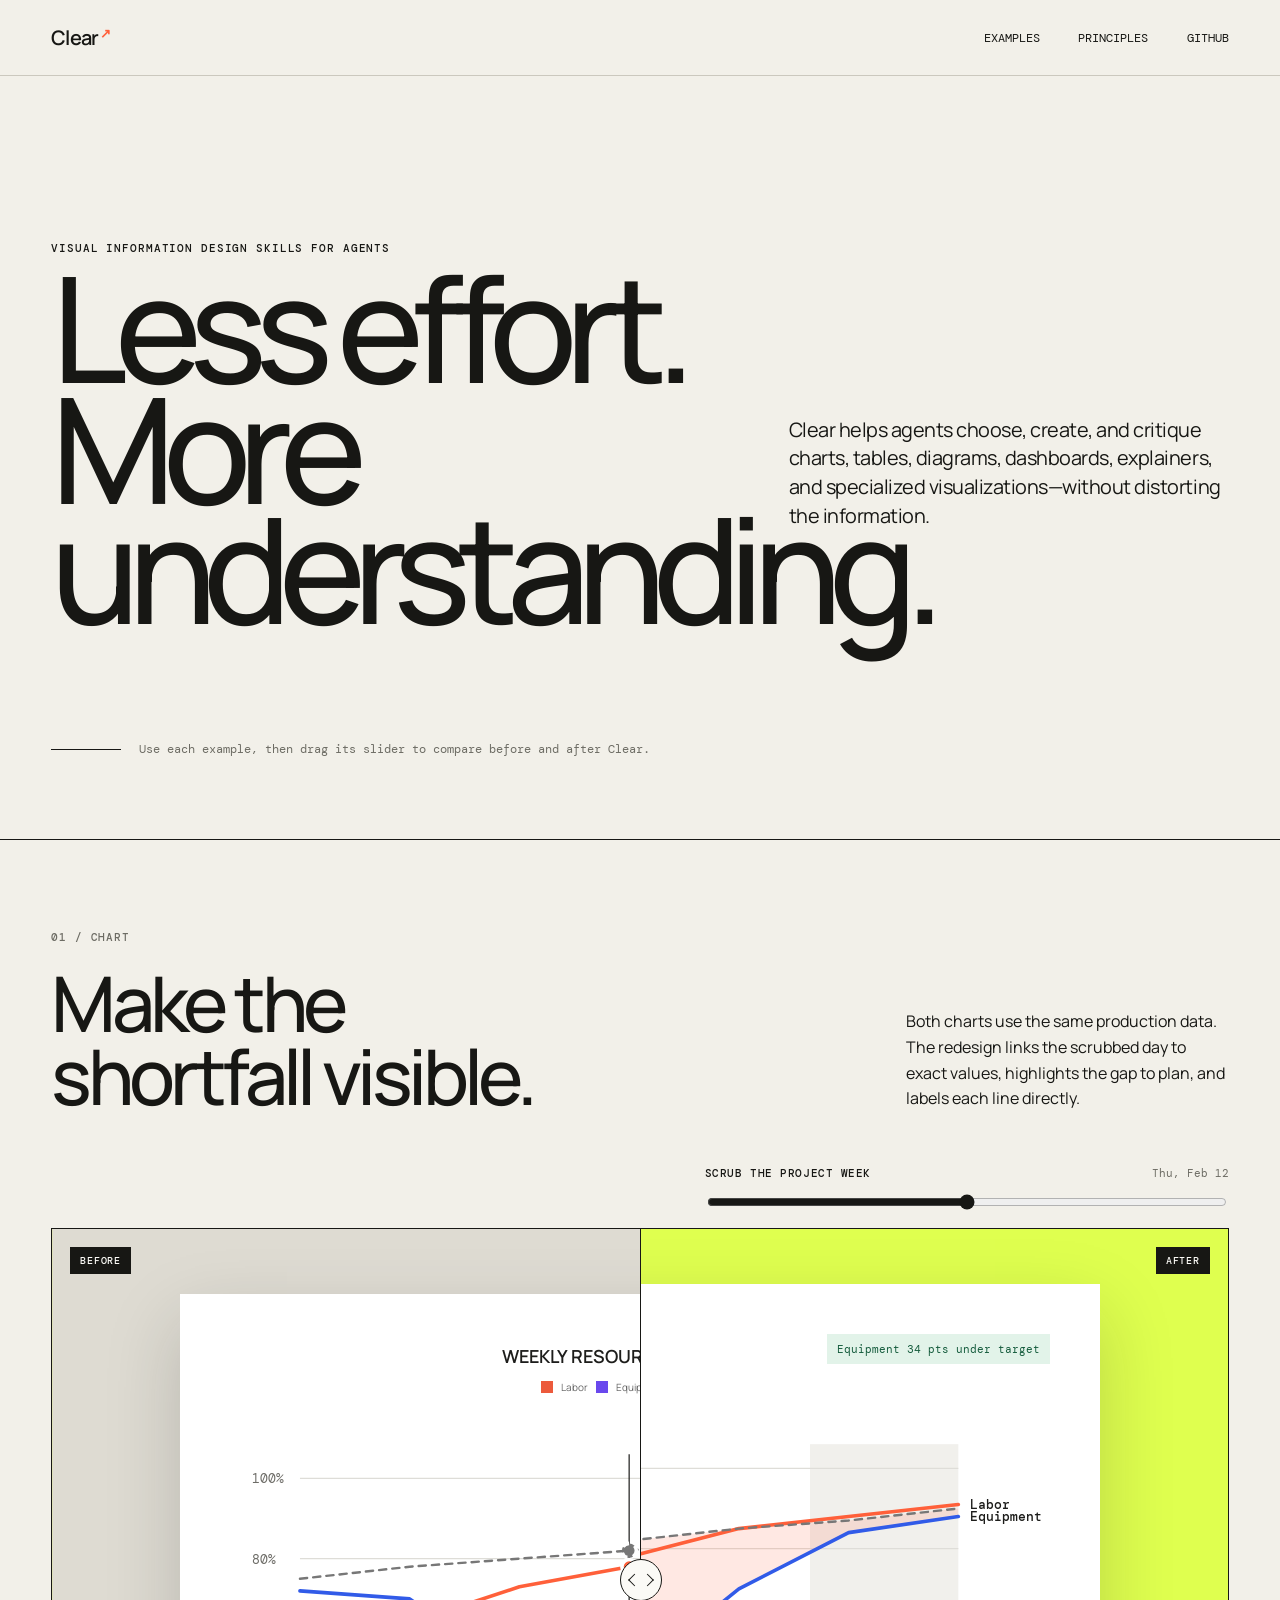
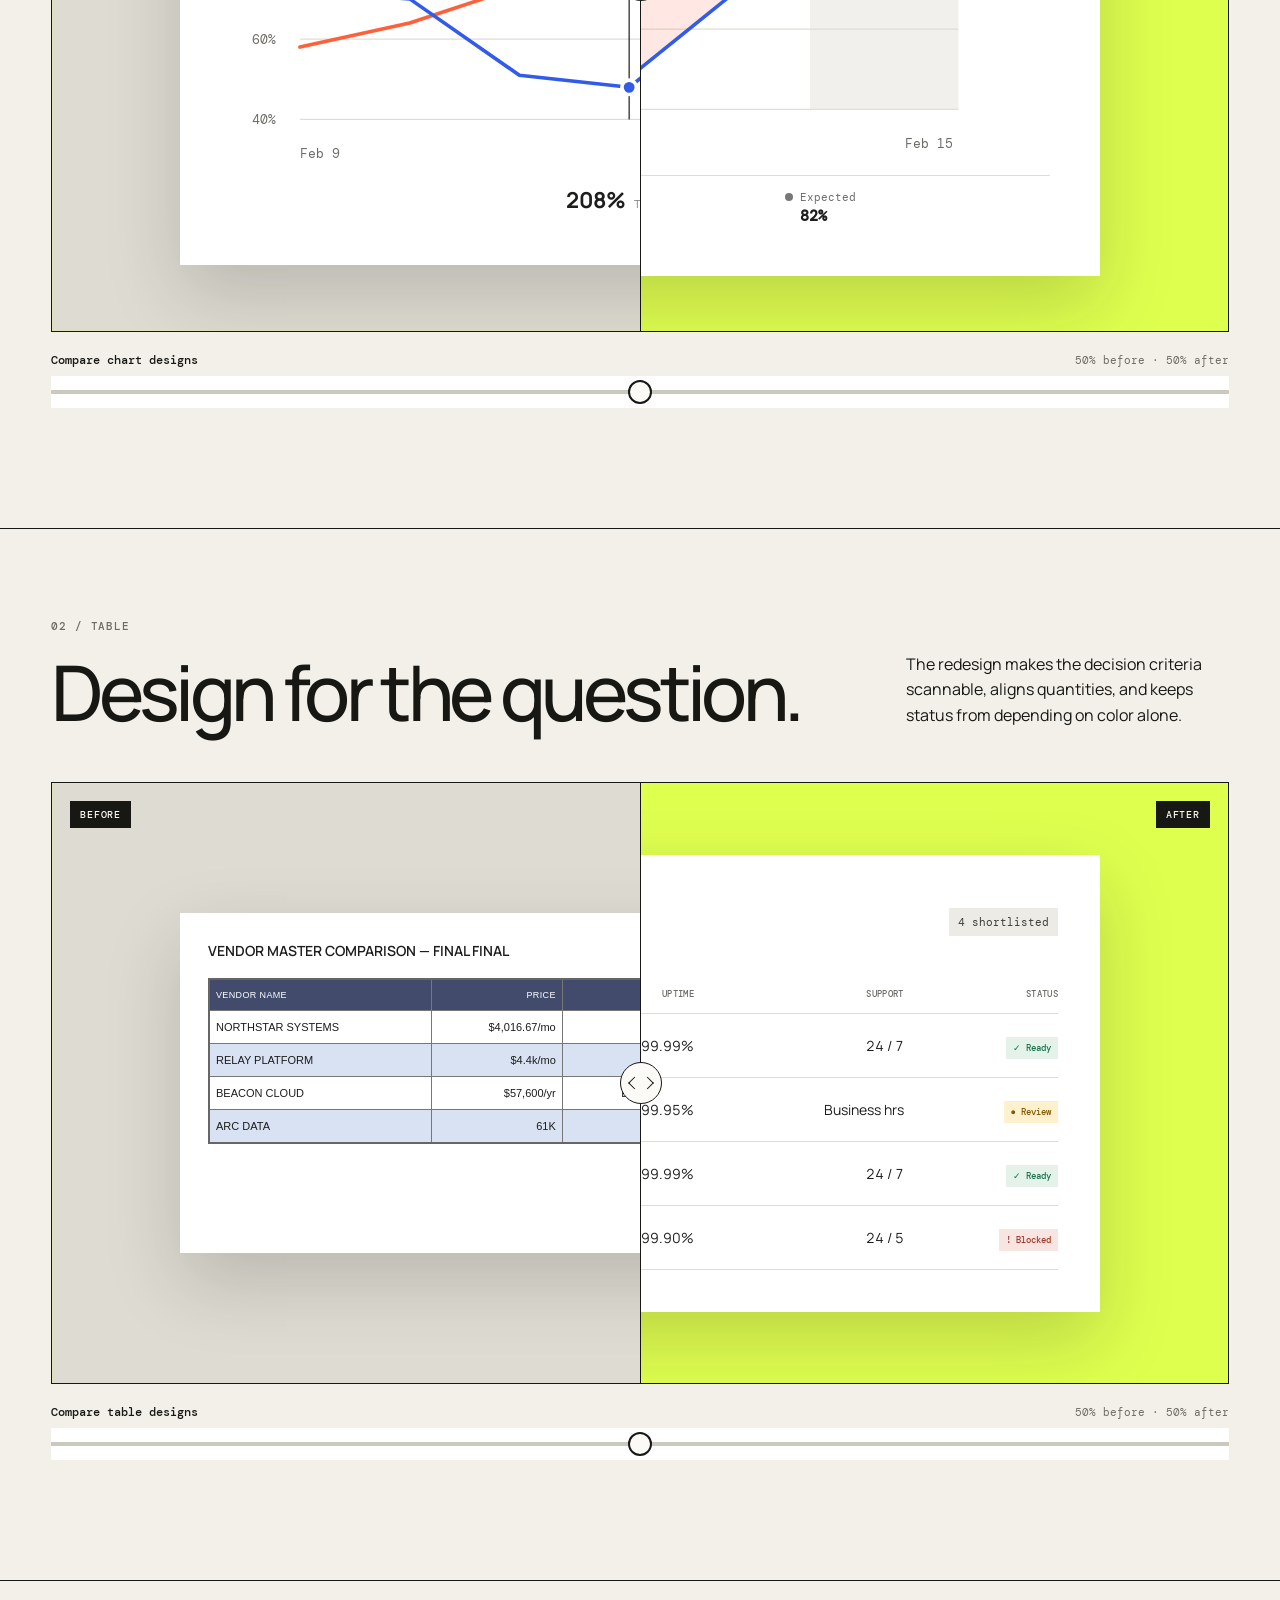
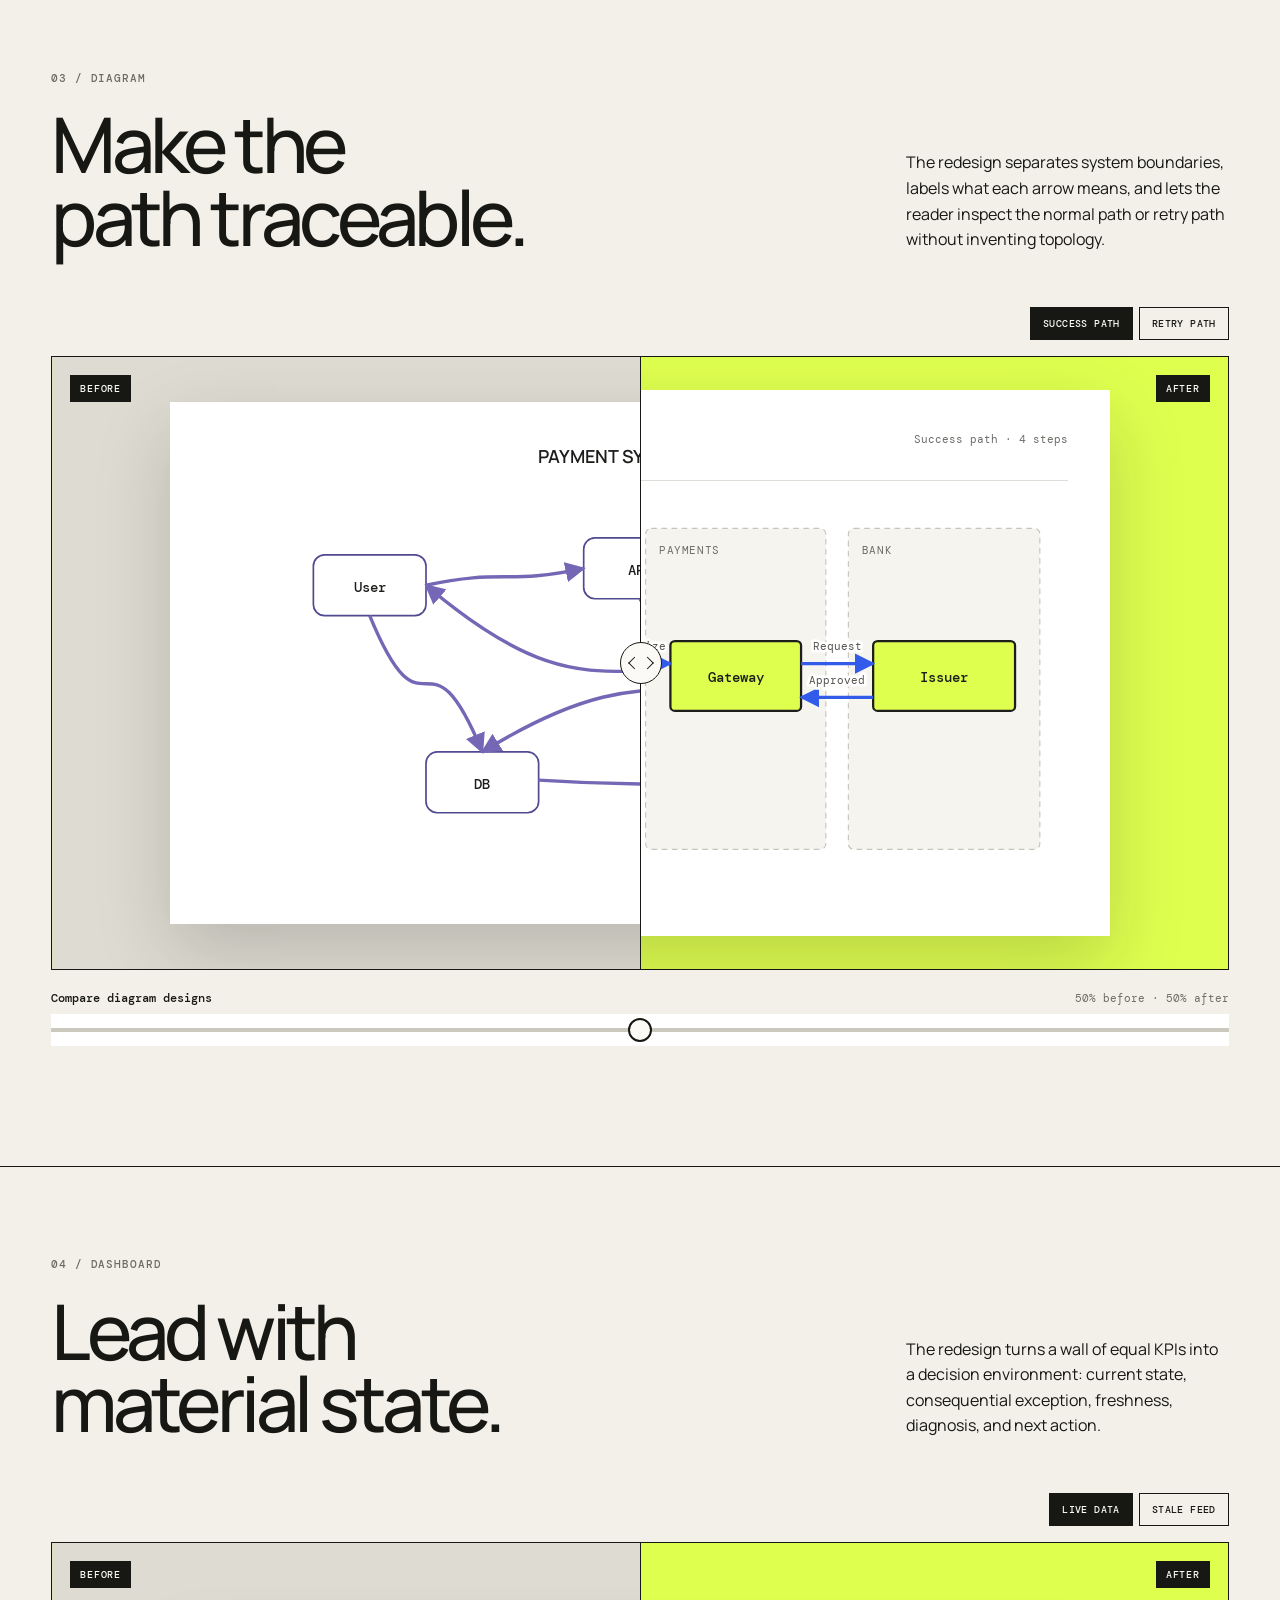
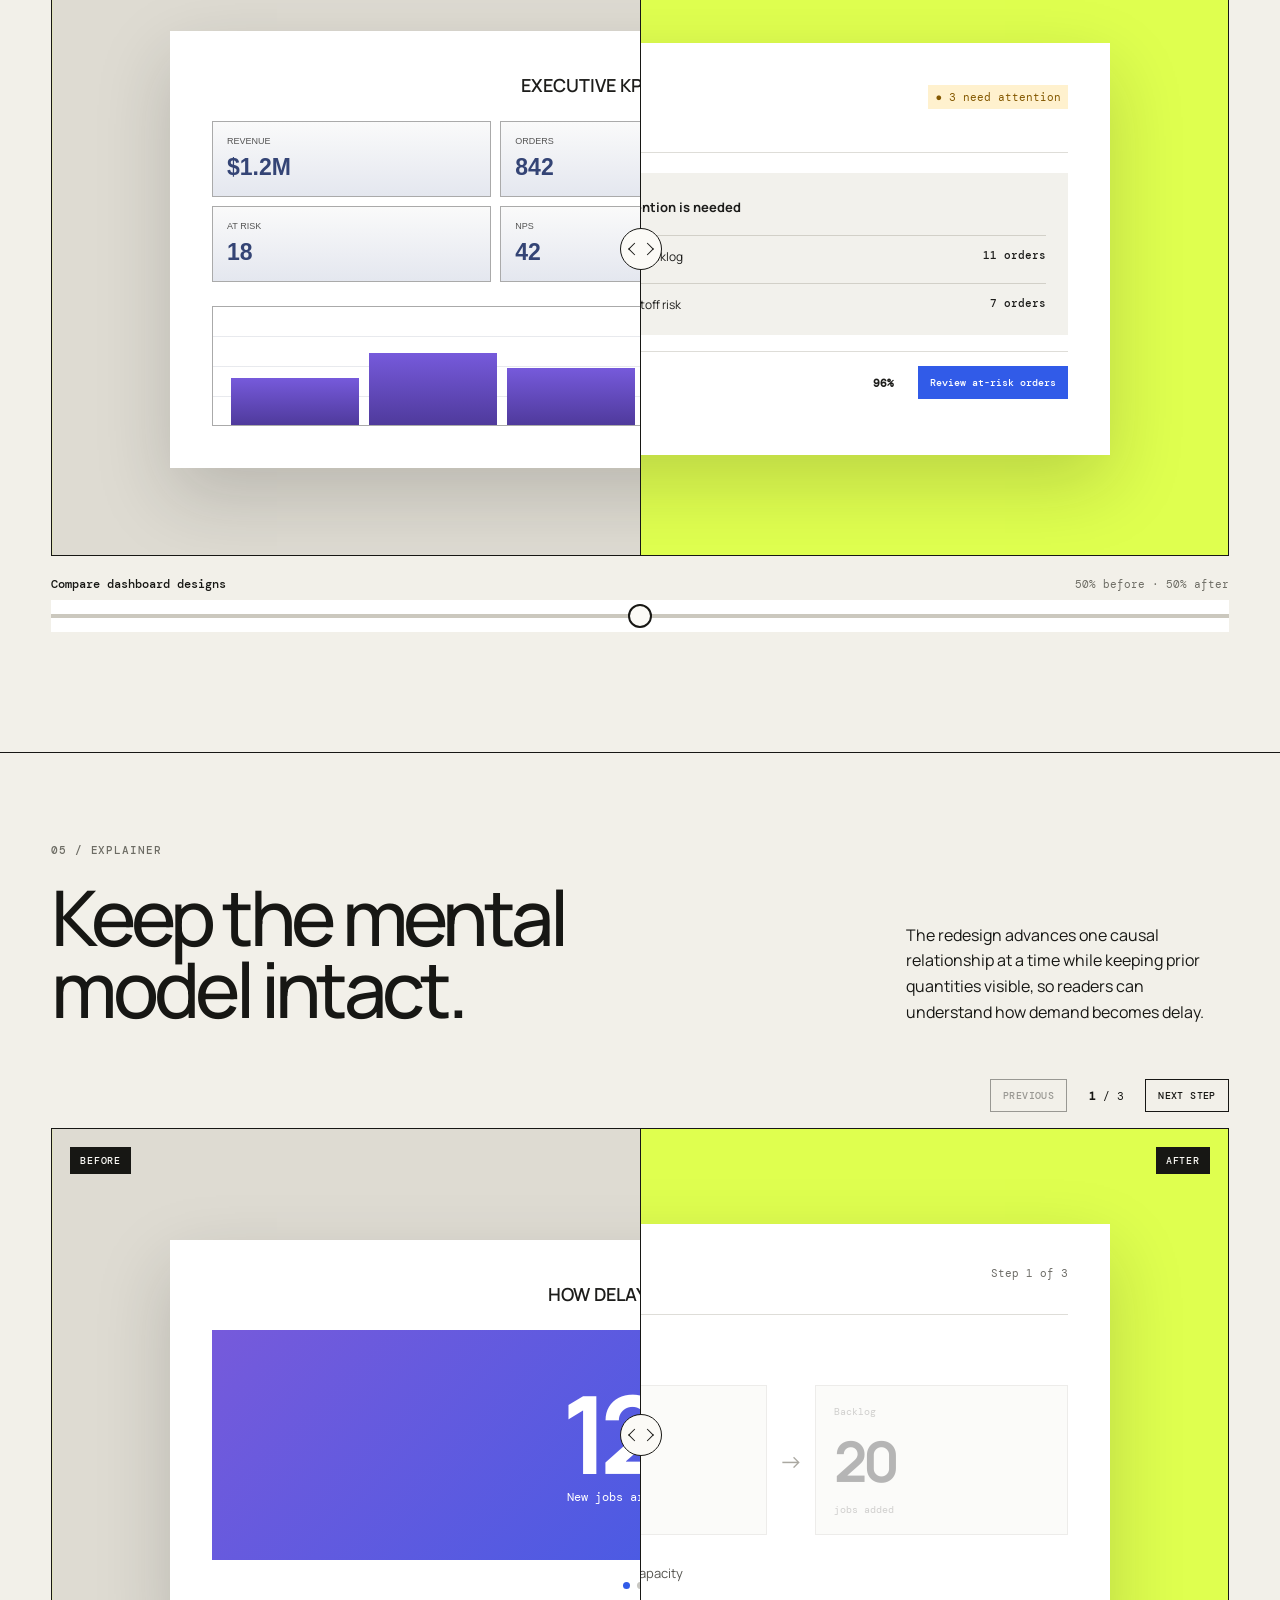
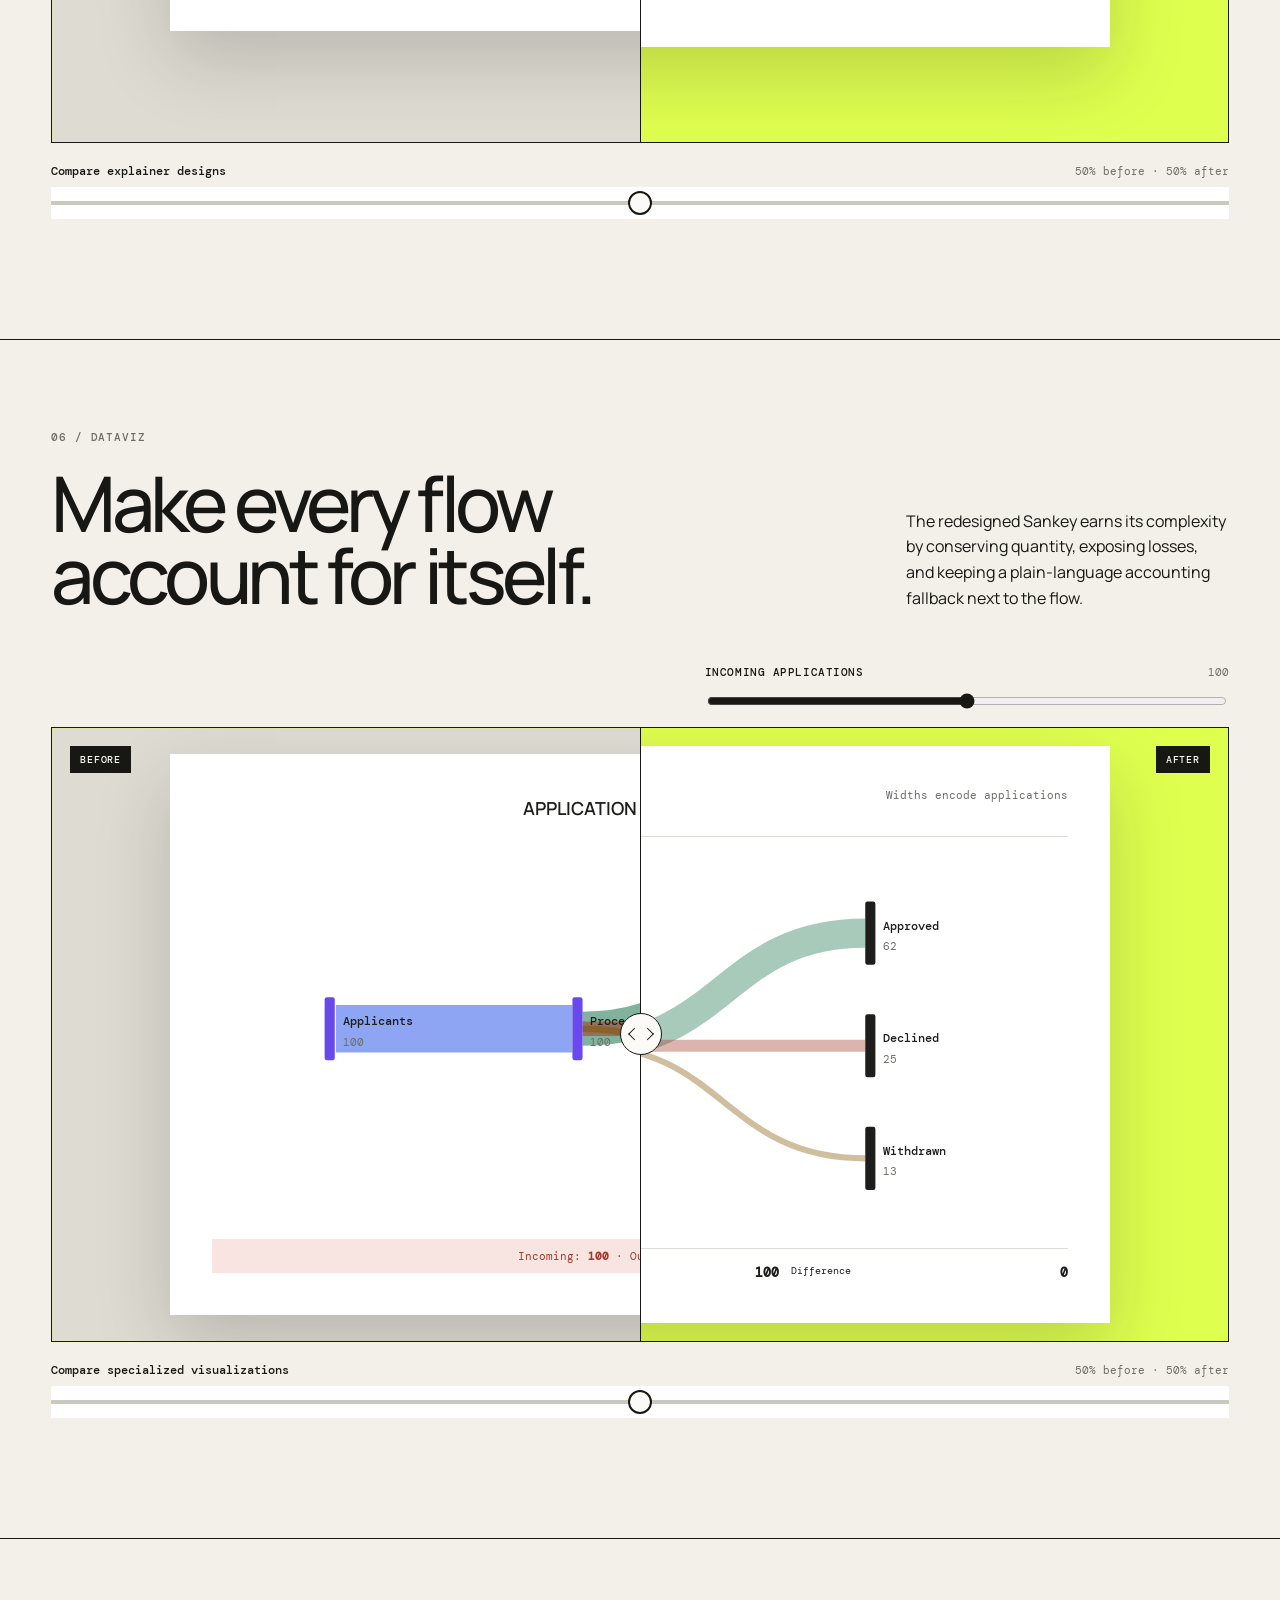
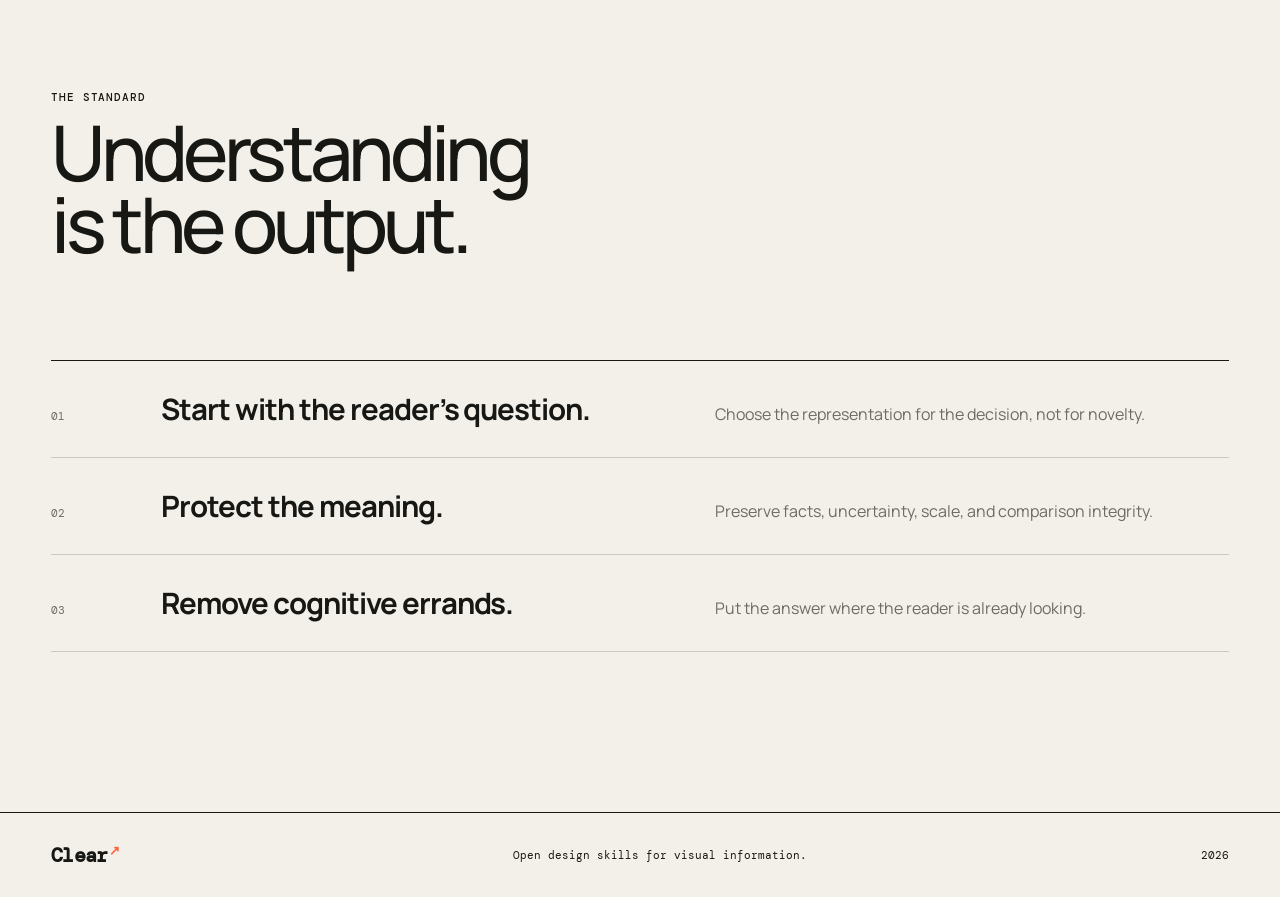
<file: demo/index.html>
<!doctype html>
<html lang="en">
<head>
  <meta charset="utf-8">
  <meta name="viewport" content="width=device-width, initial-scale=1">
  <meta name="description" content="Before and after examples showing how Clear improves visual information design.">
  <title>Clear — Before and after</title>
  <link rel="preconnect" href="https://fonts.googleapis.com">
  <link rel="preconnect" href="https://fonts.gstatic.com" crossorigin>
  <link href="https://fonts.googleapis.com/css2?family=DM+Mono:wght@400;500&family=Manrope:wght@400;500;600&display=swap" rel="stylesheet">
  <link rel="stylesheet" href="styles.css">
</head>
<body>
  <a class="skip-link" href="#main-content">Skip to examples</a>
  <header class="site-header" id="top">
    <a class="wordmark" href="#top" aria-label="Clear, back to top">Clear<span>↗</span></a>
    <nav aria-label="Page sections">
      <a href="#examples">Examples</a>
      <a href="#principles">Principles</a>
      <a href="https://github.com/stvnprkns/clear-skills">GitHub</a>
    </nav>
  </header>

  <main id="main-content">
    <section class="hero" aria-labelledby="hero-title">
      <p class="eyebrow">Visual information design skills for agents</p>
      <h1 id="hero-title">Less effort.<br>More understanding.</h1>
      <p class="lede">Clear helps agents choose, create, and critique charts, tables, diagrams, dashboards, explainers, and specialized visualizations—without distorting the information.</p>
      <div class="hero-note">
        <span class="note-line" aria-hidden="true"></span>
        <p>Use each example, then drag its slider to compare before and after Clear.</p>
      </div>
    </section>

    <section class="examples" id="examples" aria-label="Before and after examples">
      <article class="example" data-example="chart">
        <header class="example-copy">
          <div>
            <p class="example-number">01 / Chart</p>
            <h2>Make the shortfall visible.</h2>
          </div>
          <p>Both charts use the same production data. The redesign links the scrubbed day to exact values, highlights the gap to plan, and labels each line directly.</p>
        </header>

        <div class="compare" style="--split: 50%">
          <div class="data-control scrub-control">
            <label for="chart-scrub">Scrub the project week</label>
            <output for="chart-scrub" aria-hidden="true">Thu, Feb 12</output>
            <input id="chart-scrub" type="range" min="0" max="6" value="3" aria-describedby="chart-summary">
          </div>
          <div class="compare-stage">
            <div class="visual visual-after" aria-hidden="true">
              <div class="chart-shell chart-after">
                <div class="chart-title-row">
                  <div><strong>Production tracking</strong><span>Utilization · Week of Feb 9</span></div>
                  <span class="chart-takeaway" data-production-status>Equipment under target</span>
                </div>
                <svg id="after-line-chart" class="line-chart" viewBox="0 0 680 300" role="img" aria-label="Labor, equipment, and expected utilization across a project week. Scrub to inspect each day."></svg>
                <div class="chart-readout" aria-hidden="true">
                  <span><i class="labor-dot"></i>Labor <strong data-labor-readout>78%</strong></span>
                  <span><i class="equipment-dot"></i>Equipment <strong data-equipment-readout>48%</strong></span>
                  <span><i class="expected-dot"></i>Expected <strong data-expected-readout>82%</strong></span>
                </div>
              </div>
            </div>
            <div class="visual visual-before" aria-hidden="true">
              <div class="chart-shell chart-before">
                <div class="legacy-title">WEEKLY RESOURCE UTILIZATION</div>
                <div class="legacy-legend"><i></i><span>Labor</span><i></i><span>Equipment</span><i></i><span>Expected</span></div>
                <svg id="before-line-chart" class="line-chart" viewBox="0 0 680 300" role="img" aria-label="A cluttered multi-line utilization chart with a detached legend and no linked explanation."></svg>
                <div class="legacy-summary"><strong data-legacy-total>208%</strong><span>Total utilization</span></div>
              </div>
            </div>
            <div class="split-line" aria-hidden="true"><span></span></div>
            <span class="stage-label before-label">Before</span>
            <span class="stage-label after-label">After</span>
          </div>
          <div class="compare-control">
            <label for="chart-compare">Compare chart designs</label>
            <output for="chart-compare" aria-hidden="true">50% before · 50% after</output>
            <input id="chart-compare" type="range" min="0" max="100" value="50" aria-describedby="chart-summary chart-position">
            <p id="chart-summary" class="sr-only">At Thu, Feb 12: labor utilization is 78%, equipment utilization is 48%, and expected utilization is 82%. Equipment is 34 percentage points under target.</p>
            <span id="chart-position" class="sr-only">Move left to reveal more of the redesigned chart. Move right to reveal more of the original chart. Use the project week slider above to inspect each day.</span>
          </div>
        </div>
      </article>

      <article class="example" data-example="table">
        <header class="example-copy">
          <div>
            <p class="example-number">02 / Table</p>
            <h2>Design for the question.</h2>
          </div>
          <p>The redesign makes the decision criteria scannable, aligns quantities, and keeps status from depending on color alone.</p>
        </header>

        <div class="compare" style="--split: 50%">
          <div class="compare-stage table-stage">
            <div class="visual visual-after" aria-hidden="true">
              <div class="table-shell table-after">
                <div class="table-heading"><div><strong>Vendor comparison</strong><span>Sorted by annual cost</span></div><span>4 shortlisted</span></div>
                <table>
                  <thead><tr><th>Vendor</th><th>Annual cost</th><th>Uptime</th><th>Support</th><th>Status</th></tr></thead>
                  <tbody>
                    <tr><td><strong>Northstar</strong><small>Enterprise</small></td><td>$48,200</td><td>99.99%</td><td>24 / 7</td><td><span class="status status-ready">✓ Ready</span></td></tr>
                    <tr><td><strong>Relay</strong><small>Growth</small></td><td>$52,800</td><td>99.95%</td><td>Business hrs</td><td><span class="status status-review">● Review</span></td></tr>
                    <tr><td><strong>Beacon</strong><small>Enterprise</small></td><td>$57,600</td><td>99.99%</td><td>24 / 7</td><td><span class="status status-ready">✓ Ready</span></td></tr>
                    <tr><td><strong>Arc</strong><small>Custom</small></td><td>$61,000</td><td>99.90%</td><td>24 / 5</td><td><span class="status status-blocked">! Blocked</span></td></tr>
                  </tbody>
                </table>
              </div>
            </div>
            <div class="visual visual-before" aria-hidden="true">
              <div class="table-shell table-before">
                <div class="old-heading">VENDOR MASTER COMPARISON — FINAL FINAL</div>
                <table>
                  <thead><tr><th>VENDOR NAME</th><th>PRICE</th><th>TIER</th><th>SLA</th><th>SUPPORT</th><th>REGION</th><th>STATUS</th></tr></thead>
                  <tbody>
                    <tr><td>NORTHSTAR SYSTEMS</td><td>$4,016.67/mo</td><td>ENT</td><td>99.99</td><td>PREMIUM</td><td>US</td><td class="cell-green">YES</td></tr>
                    <tr><td>RELAY PLATFORM</td><td>$4.4k/mo</td><td>GROWTH</td><td>99.95</td><td>STD</td><td>US/EU</td><td class="cell-yellow">MAYBE</td></tr>
                    <tr><td>BEACON CLOUD</td><td>$57,600/yr</td><td>ENTERPRISE</td><td>4 NINES</td><td>PREMIUM</td><td>GLOBAL</td><td class="cell-green">YES</td></tr>
                    <tr><td>ARC DATA</td><td>61K</td><td>CUSTOM</td><td>99.9</td><td>GOLD</td><td>US</td><td class="cell-red">NO</td></tr>
                  </tbody>
                </table>
              </div>
            </div>
            <div class="split-line" aria-hidden="true"><span></span></div>
            <span class="stage-label before-label">Before</span>
            <span class="stage-label after-label">After</span>
          </div>
          <div class="compare-control">
            <label for="table-compare">Compare table designs</label>
            <output for="table-compare" aria-hidden="true">50% before · 50% after</output>
            <input id="table-compare" type="range" min="0" max="100" value="50" aria-describedby="table-summary table-position">
            <p id="table-summary" class="sr-only">Before: inconsistent price formats, abbreviations, gridlines, and color-only status labels make comparison difficult. After: annual costs are aligned and statuses pair color with text and symbols.</p>
            <span id="table-position" class="sr-only">Move left to reveal more of the redesigned table. Move right to reveal more of the original table.</span>
          </div>
        </div>
      </article>

      <article class="example" data-example="diagram">
        <header class="example-copy">
          <div>
            <p class="example-number">03 / Diagram</p>
            <h2>Make the path traceable.</h2>
          </div>
          <p>The redesign separates system boundaries, labels what each arrow means, and lets the reader inspect the normal path or retry path without inventing topology.</p>
        </header>

        <div class="compare" style="--split: 50%">
          <div class="data-control mode-control" role="group" aria-label="Diagram path">
            <button type="button" class="mode-button is-active" data-diagram-mode="success" aria-pressed="true">Success path</button>
            <button type="button" class="mode-button" data-diagram-mode="retry" aria-pressed="false">Retry path</button>
          </div>
          <div class="compare-stage domain-stage diagram-stage">
            <div class="visual visual-after" aria-hidden="true">
              <div class="domain-shell diagram-after">
                <div class="domain-heading"><strong>Payment authorization</strong><span data-diagram-status>Success path · 4 steps</span></div>
                <svg id="diagram-after" viewBox="0 0 760 360" role="img" aria-label="A payment authorization sequence with labeled requests and system boundaries."></svg>
              </div>
            </div>
            <div class="visual visual-before" aria-hidden="true">
              <div class="domain-shell diagram-before">
                <div class="legacy-title">PAYMENT SYSTEM FLOW</div>
                <svg id="diagram-before" viewBox="0 0 760 360" role="img" aria-label="An ambiguous payment system diagram with crossing, unlabeled arrows."></svg>
              </div>
            </div>
            <div class="split-line" aria-hidden="true"><span></span></div>
            <span class="stage-label before-label">Before</span>
            <span class="stage-label after-label">After</span>
          </div>
          <div class="compare-control">
            <label for="diagram-compare">Compare diagram designs</label>
            <output for="diagram-compare" aria-hidden="true">50% before · 50% after</output>
            <input id="diagram-compare" type="range" min="0" max="100" value="50" aria-describedby="diagram-summary diagram-position">
            <p id="diagram-summary" class="sr-only">The improved diagram separates customer, product, payment, and bank boundaries and labels each request or response.</p>
            <span id="diagram-position" class="sr-only">Move left to reveal more of the redesigned diagram. Move right to reveal more of the original diagram.</span>
          </div>
        </div>
      </article>

      <article class="example" data-example="dashboard">
        <header class="example-copy">
          <div>
            <p class="example-number">04 / Dashboard</p>
            <h2>Lead with material state.</h2>
          </div>
          <p>The redesign turns a wall of equal KPIs into a decision environment: current state, consequential exception, freshness, diagnosis, and next action.</p>
        </header>

        <div class="compare" style="--split: 50%">
          <div class="data-control mode-control" role="group" aria-label="Dashboard data state">
            <button type="button" class="mode-button is-active" data-dashboard-mode="live" aria-pressed="true">Live data</button>
            <button type="button" class="mode-button" data-dashboard-mode="stale" aria-pressed="false">Stale feed</button>
          </div>
          <div class="compare-stage domain-stage dashboard-stage">
            <div class="visual visual-after" aria-hidden="true">
              <div class="domain-shell dashboard-after">
                <div class="dashboard-topline"><div><strong>Operations overview</strong><span data-dashboard-freshness>Updated 2 min ago</span></div><span class="status status-review" data-dashboard-state>● 3 need attention</span></div>
                <div class="decision-grid">
                  <section class="primary-state"><span>Orders at risk</span><strong data-risk-value>18</strong><small>↑ 7 since yesterday · Owner: Fulfillment</small></section>
                  <section class="exception-list"><strong>Why attention is needed</strong><p><span>West hub backlog</span><b>11 orders</b></p><p><span>Carrier cutoff risk</span><b>7 orders</b></p></section>
                </div>
                <div class="dashboard-detail"><span>On-time fulfillment</span><strong>92.4%</strong><span>Target</span><strong>96%</strong><span class="dashboard-action">Review at-risk orders</span></div>
              </div>
            </div>
            <div class="visual visual-before" aria-hidden="true">
              <div class="domain-shell dashboard-before">
                <div class="legacy-title">EXECUTIVE KPI DASHBOARD</div>
                <div class="kpi-wall">
                  <div><span>Revenue</span><strong>$1.2M</strong></div><div><span>Orders</span><strong>842</strong></div><div><span>Conversion</span><strong>3.8%</strong></div><div><span>At risk</span><strong data-risk-value-before>18</strong></div><div><span>NPS</span><strong>42</strong></div><div><span>On time</span><strong>92.4%</strong></div>
                </div>
                <div class="dashboard-bars"><i style="--h:44%"></i><i style="--h:68%"></i><i style="--h:53%"></i><i style="--h:82%"></i><i style="--h:61%"></i><i style="--h:74%"></i></div>
              </div>
            </div>
            <div class="split-line" aria-hidden="true"><span></span></div>
            <span class="stage-label before-label">Before</span>
            <span class="stage-label after-label">After</span>
          </div>
          <div class="compare-control">
            <label for="dashboard-compare">Compare dashboard designs</label>
            <output for="dashboard-compare" aria-hidden="true">50% before · 50% after</output>
            <input id="dashboard-compare" type="range" min="0" max="100" value="50" aria-describedby="dashboard-summary dashboard-position">
            <p id="dashboard-summary" class="sr-only">The improved dashboard prioritizes orders at risk, explains the causes, identifies ownership, reports freshness, and provides an action.</p>
            <span id="dashboard-position" class="sr-only">Move left to reveal more of the redesigned dashboard. Move right to reveal more of the original dashboard.</span>
          </div>
        </div>
      </article>

      <article class="example" data-example="explainer">
        <header class="example-copy">
          <div>
            <p class="example-number">05 / Explainer</p>
            <h2>Keep the mental model intact.</h2>
          </div>
          <p>The redesign advances one causal relationship at a time while keeping prior quantities visible, so readers can understand how demand becomes delay.</p>
        </header>

        <div class="compare" style="--split: 50%">
          <div class="data-control step-control">
            <button type="button" id="explainer-prev">Previous</button>
            <span><b data-step-current>1</b> / 3</span>
            <button type="button" id="explainer-next">Next step</button>
          </div>
          <div class="compare-stage domain-stage explainer-stage">
            <div class="visual visual-after" aria-hidden="true">
              <div class="domain-shell explainer-after">
                <div class="domain-heading"><strong data-explainer-title>Demand arrives</strong><span>Step <span data-step-current>1</span> of 3</span></div>
                <div class="model-track">
                  <div class="model-node is-current" data-model-node="0"><span>Demand</span><strong data-demand>120</strong><small>jobs / day</small></div>
                  <i>→</i>
                  <div class="model-node" data-model-node="1"><span>Capacity</span><strong>100</strong><small>jobs / day</small></div>
                  <i>→</i>
                  <div class="model-node" data-model-node="2"><span>Backlog</span><strong data-backlog>20</strong><small>jobs added</small></div>
                </div>
                <p class="explanation" data-explainer-copy>Start with incoming demand. The comparison anchor stays visible as capacity and backlog are introduced.</p>
              </div>
            </div>
            <div class="visual visual-before" aria-hidden="true">
              <div class="domain-shell explainer-before">
                <div class="legacy-title">HOW DELAYS HAPPEN</div>
                <div class="vanishing-scene" data-before-scene><strong>120</strong><span>New jobs arrive today</span></div>
                <div class="progress-dots"><i class="is-current"></i><i></i><i></i></div>
              </div>
            </div>
            <div class="split-line" aria-hidden="true"><span></span></div>
            <span class="stage-label before-label">Before</span>
            <span class="stage-label after-label">After</span>
          </div>
          <div class="compare-control">
            <label for="explainer-compare">Compare explainer designs</label>
            <output for="explainer-compare" aria-hidden="true">50% before · 50% after</output>
            <input id="explainer-compare" type="range" min="0" max="100" value="50" aria-describedby="explainer-summary explainer-position">
            <p id="explainer-summary" class="sr-only">The improved explainer preserves demand and capacity while revealing backlog, preventing the reader from remembering vanished prior steps.</p>
            <span id="explainer-position" class="sr-only">Move left to reveal more of the redesigned explainer. Move right to reveal more of the original explainer.</span>
          </div>
        </div>
      </article>

      <article class="example" data-example="dataviz">
        <header class="example-copy">
          <div>
            <p class="example-number">06 / Dataviz</p>
            <h2>Make every flow account for itself.</h2>
          </div>
          <p>The redesigned Sankey earns its complexity by conserving quantity, exposing losses, and keeping a plain-language accounting fallback next to the flow.</p>
        </header>

        <div class="compare" style="--split: 50%">
          <div class="data-control scrub-control flow-control">
            <label for="flow-input">Incoming applications</label>
            <output for="flow-input" aria-hidden="true">100</output>
            <input id="flow-input" type="range" min="60" max="140" step="10" value="100" aria-describedby="dataviz-summary">
          </div>
          <div class="compare-stage domain-stage dataviz-stage">
            <div class="visual visual-after" aria-hidden="true">
              <div class="domain-shell sankey-after">
                <div class="domain-heading"><strong>Application flow</strong><span>Widths encode applications</span></div>
                <svg id="sankey-after" viewBox="0 0 760 360" role="img" aria-label="A conserved application flow from intake to reviewed, approved, declined, and withdrawn outcomes."></svg>
                <div class="flow-accounting"><span>Incoming <b data-flow-in>100</b></span><span>Accounted for <b data-flow-out>100</b></span><span>Difference <b>0</b></span></div>
              </div>
            </div>
            <div class="visual visual-before" aria-hidden="true">
              <div class="domain-shell sankey-before">
                <div class="legacy-title">APPLICATION FUNNEL FLOW</div>
                <svg id="sankey-before" viewBox="0 0 760 360" role="img" aria-label="An invalid Sankey where outgoing widths do not conserve the incoming quantity."></svg>
                <p class="legacy-flow-total">Incoming: <b data-flow-in-before>100</b> · Outcomes shown: <b data-flow-bad-total>117</b></p>
              </div>
            </div>
            <div class="split-line" aria-hidden="true"><span></span></div>
            <span class="stage-label before-label">Before</span>
            <span class="stage-label after-label">After</span>
          </div>
          <div class="compare-control">
            <label for="dataviz-compare">Compare specialized visualizations</label>
            <output for="dataviz-compare" aria-hidden="true">50% before · 50% after</output>
            <input id="dataviz-compare" type="range" min="0" max="100" value="50" aria-describedby="dataviz-summary dataviz-position">
            <p id="dataviz-summary" class="sr-only">The improved Sankey conserves the incoming total across approved, declined, and withdrawn outcomes and provides an exact accounting summary.</p>
            <span id="dataviz-position" class="sr-only">Move left to reveal more of the redesigned Sankey. Move right to reveal more of the invalid original.</span>
          </div>
        </div>
      </article>
    </section>

    <section class="principles" id="principles" aria-labelledby="principles-title">
      <p class="eyebrow">The standard</p>
      <h2 id="principles-title">Understanding is the output.</h2>
      <ol>
        <li><span>01</span><strong>Start with the reader’s question.</strong><p>Choose the representation for the decision, not for novelty.</p></li>
        <li><span>02</span><strong>Protect the meaning.</strong><p>Preserve facts, uncertainty, scale, and comparison integrity.</p></li>
        <li><span>03</span><strong>Remove cognitive errands.</strong><p>Put the answer where the reader is already looking.</p></li>
      </ol>
    </section>
  </main>

  <footer>
    <a class="wordmark" href="#top">Clear<span>↗</span></a>
    <p>Open design skills for visual information.</p>
    <p>2026</p>
  </footer>
  <script src="script.js"></script>
</body>
</html>
</file>
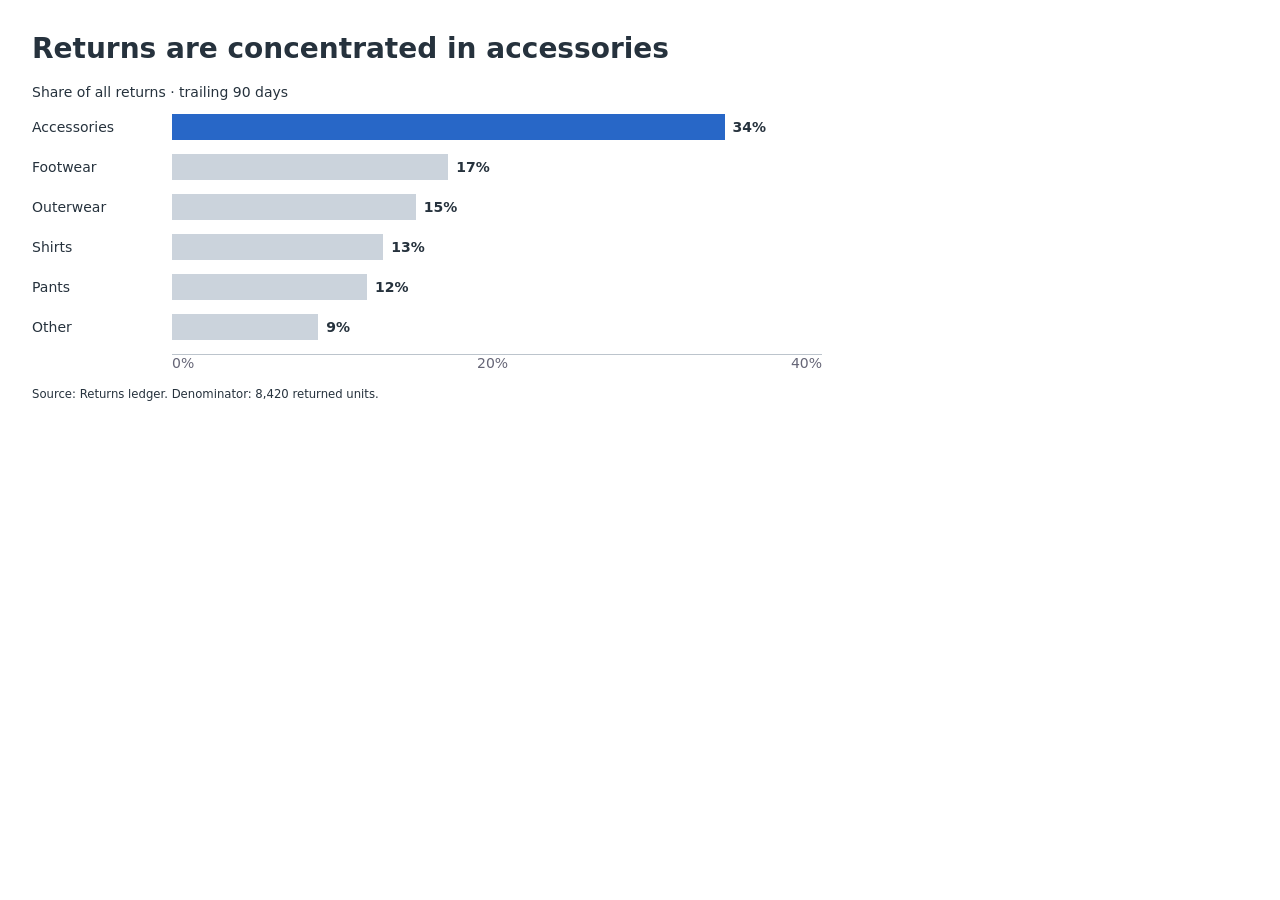
<file: evals/clear-charts/visual/good-chart-dont-touch/bad.html>
<!doctype html><meta charset="utf-8"><style>body{font:14px system-ui;margin:32px;color:#26323d}.row{display:flex;align-items:center;margin:14px 0}.label{width:140px}.bar{height:26px;background:#cbd3dc}.focus{background:#2867c7}.value{padding-left:8px}.axis{margin-left:140px;border-top:1px solid #bcc4cc;width:650px;color:#667;display:flex;justify-content:space-between}</style><h1>Returns are concentrated in accessories</h1><p>Share of all returns · trailing 90 days</p><div id="c"></div><div class="axis"><span>0%</span><span>20%</span><span>40%</span></div><script>let d=[['Accessories',34],['Footwear',17],['Outerwear',15],['Shirts',13],['Pants',12],['Other',9]];for(let [n,v] of d)document.querySelector('#c').insertAdjacentHTML('beforeend',`<div class=row><span class=label>${n}</span><span class="bar ${n==='Accessories'?'focus':''}" style="width:${v*16.25}px"></span><b class=value>${v}%</b></div>`)</script><p><small>Source: Returns ledger. Denominator: 8,420 returned units.</small></p>
</file>
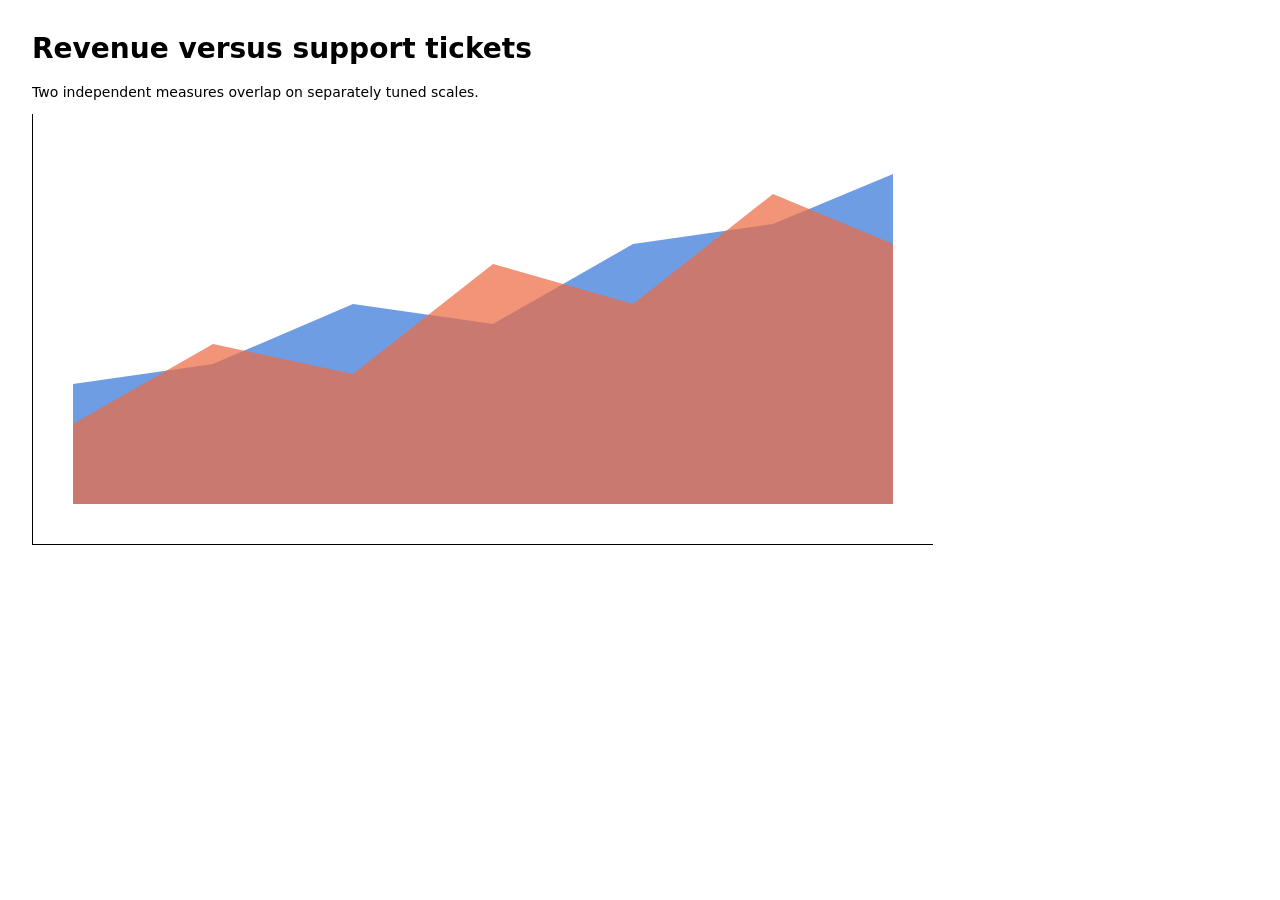
<file: evals/clear-charts/visual/misleading-area/bad.html>
<!doctype html><meta charset="utf-8"><style>body{font:14px system-ui;margin:32px}svg{border-left:1px solid;border-bottom:1px solid}.a{fill:#3878d8;fill-opacity:.72}.b{fill:#ec6b45;fill-opacity:.72}</style><h1>Revenue versus support tickets</h1><p>Two independent measures overlap on separately tuned scales.</p><svg width="900" height="430" viewBox="0 0 900 430"><path class="a" d="M40 390 L40 270 L180 250 L320 190 L460 210 L600 130 L740 110 L860 60 L860 390Z"/><path class="b" d="M40 390 L40 310 L180 230 L320 260 L460 150 L600 190 L740 80 L860 130 L860 390Z"/></svg>
</file>
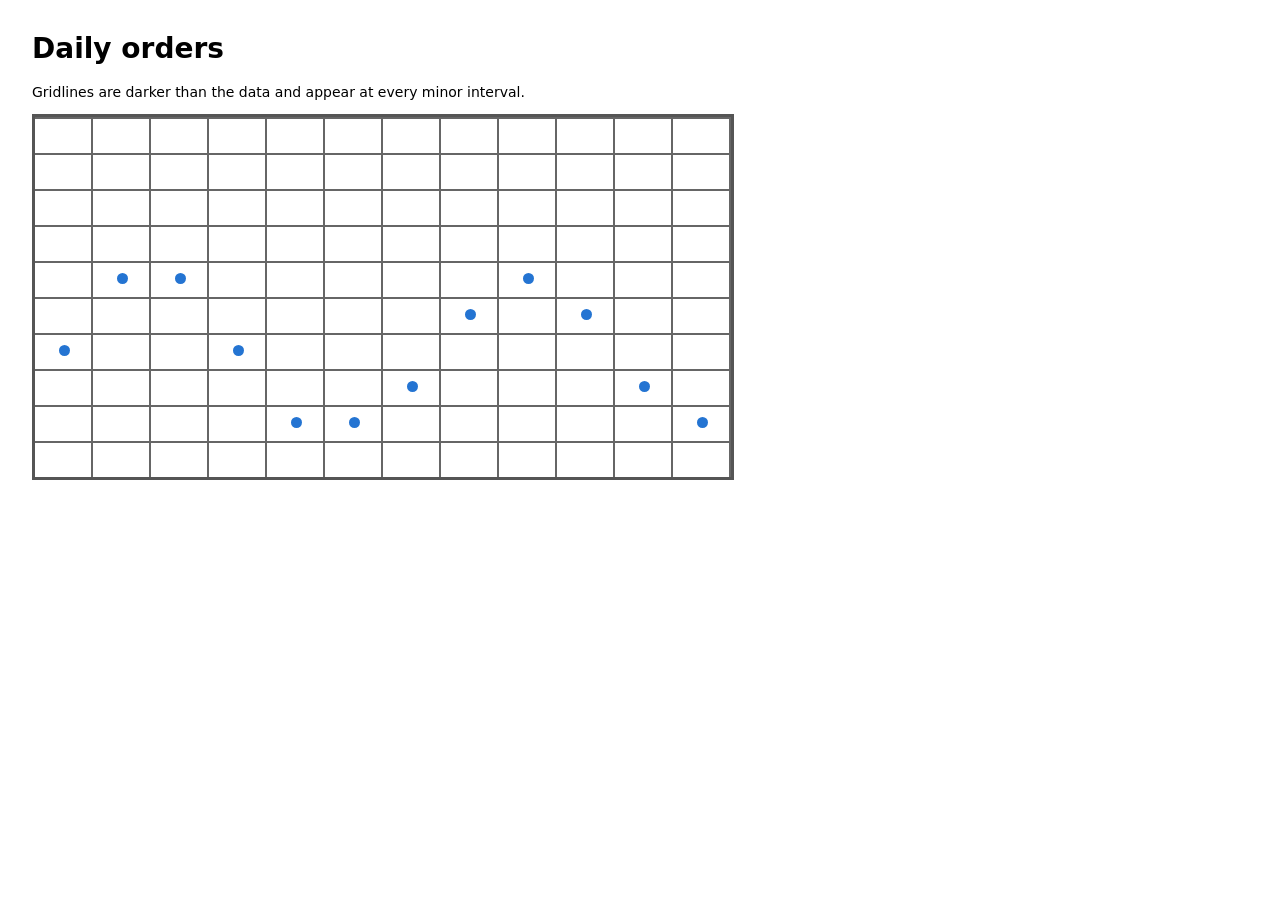
<file: evals/clear-charts/visual/noisy-grid/bad.html>
<!doctype html><meta charset="utf-8"><style>body{font:14px system-ui;margin:32px}.chart{display:grid;grid-template-columns:repeat(12,58px);grid-template-rows:repeat(10,36px);width:696px;border:3px solid #555;background:repeating-linear-gradient(0deg,transparent 0 34px,#666 34px 36px),repeating-linear-gradient(90deg,transparent 0 56px,#666 56px 58px)}.dot{width:11px;height:11px;border-radius:50%;background:#2474d2;align-self:center;justify-self:center}</style><h1>Daily orders</h1><p>Gridlines are darker than the data and appear at every minor interval.</p><div class="chart" id="c"></div><script>const c=document.querySelector('#c');for(let i=0;i<12;i++){let d=document.createElement('i');d.className='dot';d.style.gridColumn=i+1;d.style.gridRow=10-Math.round(3+Math.sin(i)*2);c.append(d)}</script>
</file>
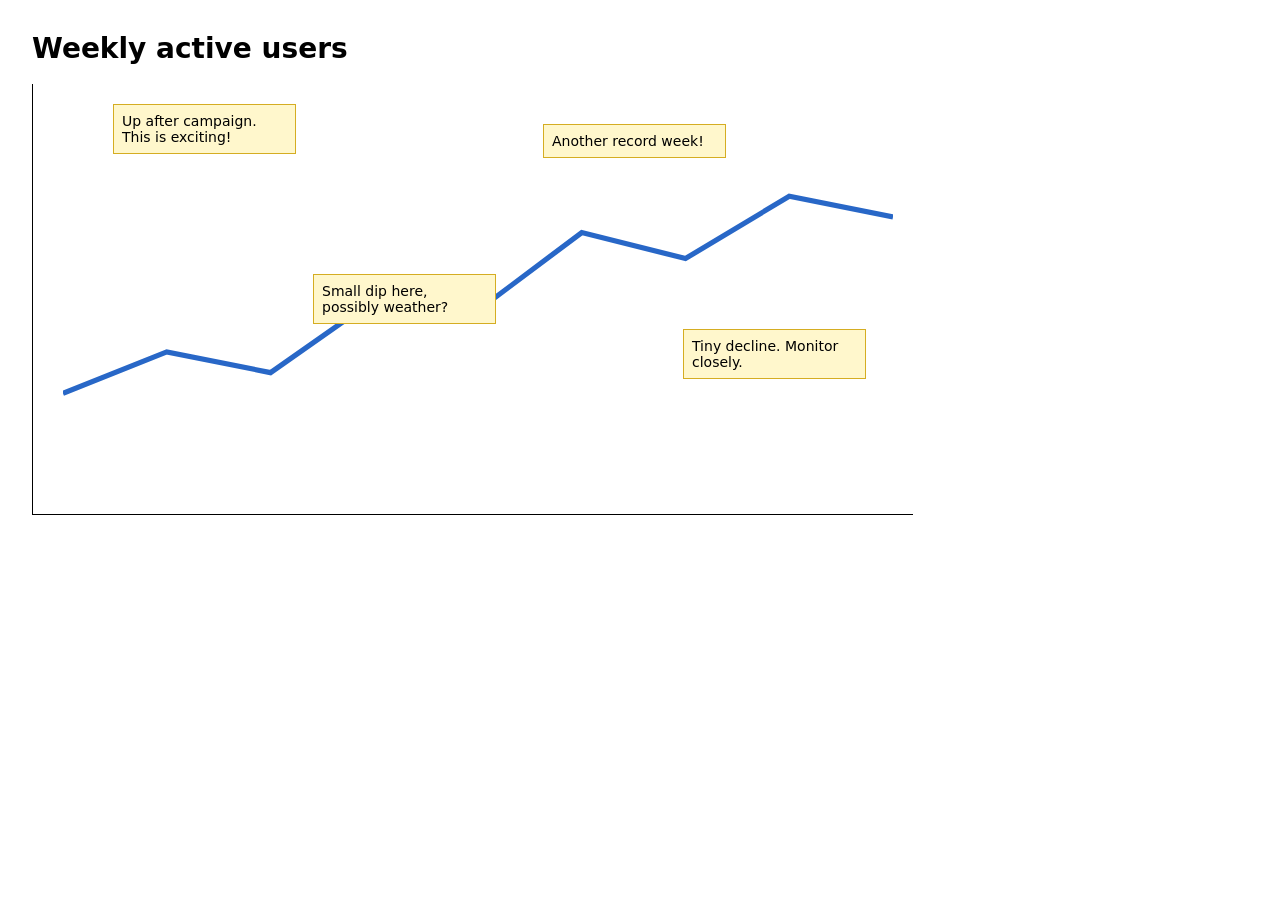
<file: evals/clear-charts/visual/over-annotation/bad.html>
<!doctype html><meta charset="utf-8"><style>body{font:14px system-ui;margin:32px}.box{position:relative;width:880px;height:430px;border-left:1px solid;border-bottom:1px solid}.line{position:absolute;inset:50px 20px 40px 30px}.note{position:absolute;width:165px;background:#fff7cc;border:1px solid #d5ad22;padding:8px}.n1{left:80px;top:20px}.n2{left:280px;top:190px}.n3{left:510px;top:40px}.n4{left:650px;top:245px}</style><h1>Weekly active users</h1><div class="box"><svg class="line" viewBox="0 0 800 320"><path d="M0 250 L100 210 L200 230 L300 160 L400 170 L500 95 L600 120 L700 60 L800 80" fill="none" stroke="#2867c7" stroke-width="5"/></svg><div class="note n1">Up after campaign. This is exciting!</div><div class="note n2">Small dip here, possibly weather?</div><div class="note n3">Another record week!</div><div class="note n4">Tiny decline. Monitor closely.</div></div>
</file>
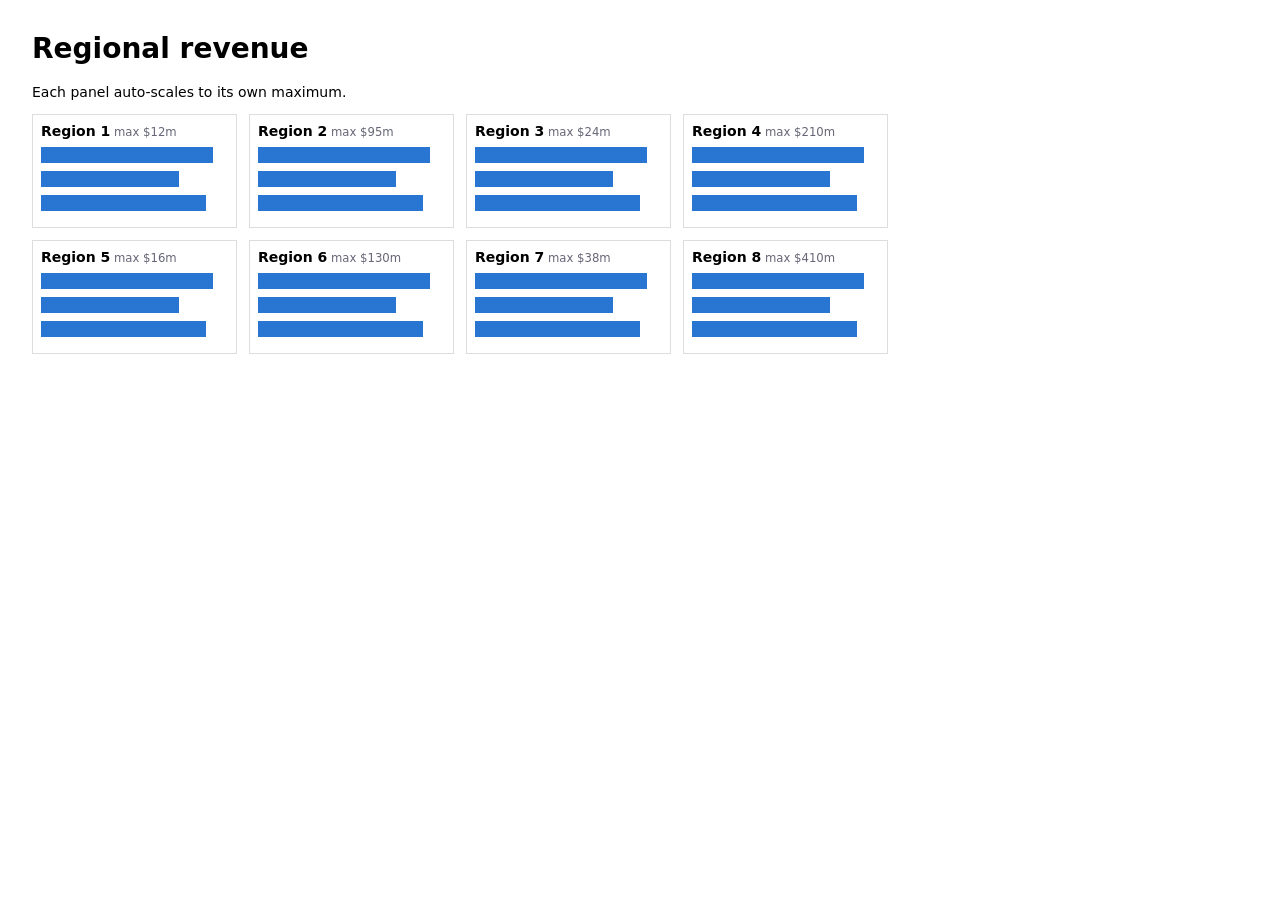
<file: evals/clear-charts/visual/poor-small-multiples/bad.html>
<!doctype html><meta charset="utf-8"><style>body{font:14px system-ui;margin:32px}.grid{display:grid;grid-template-columns:repeat(4,205px);gap:12px}.p{border:1px solid #ddd;padding:8px}.bar{height:16px;background:#2876d2;margin:8px 0}.p small{color:#667}</style><h1>Regional revenue</h1><p>Each panel auto-scales to its own maximum.</p><div class="grid"><script>for(let i=0;i<8;i++){let max=[12,95,24,210,16,130,38,410][i];document.write(`<div class=p><b>Region ${i+1}</b><small> max $${max}m</small><div class=bar style="width:92%"></div><div class=bar style="width:74%"></div><div class=bar style="width:88%"></div></div>`)}</script></div>
</file>
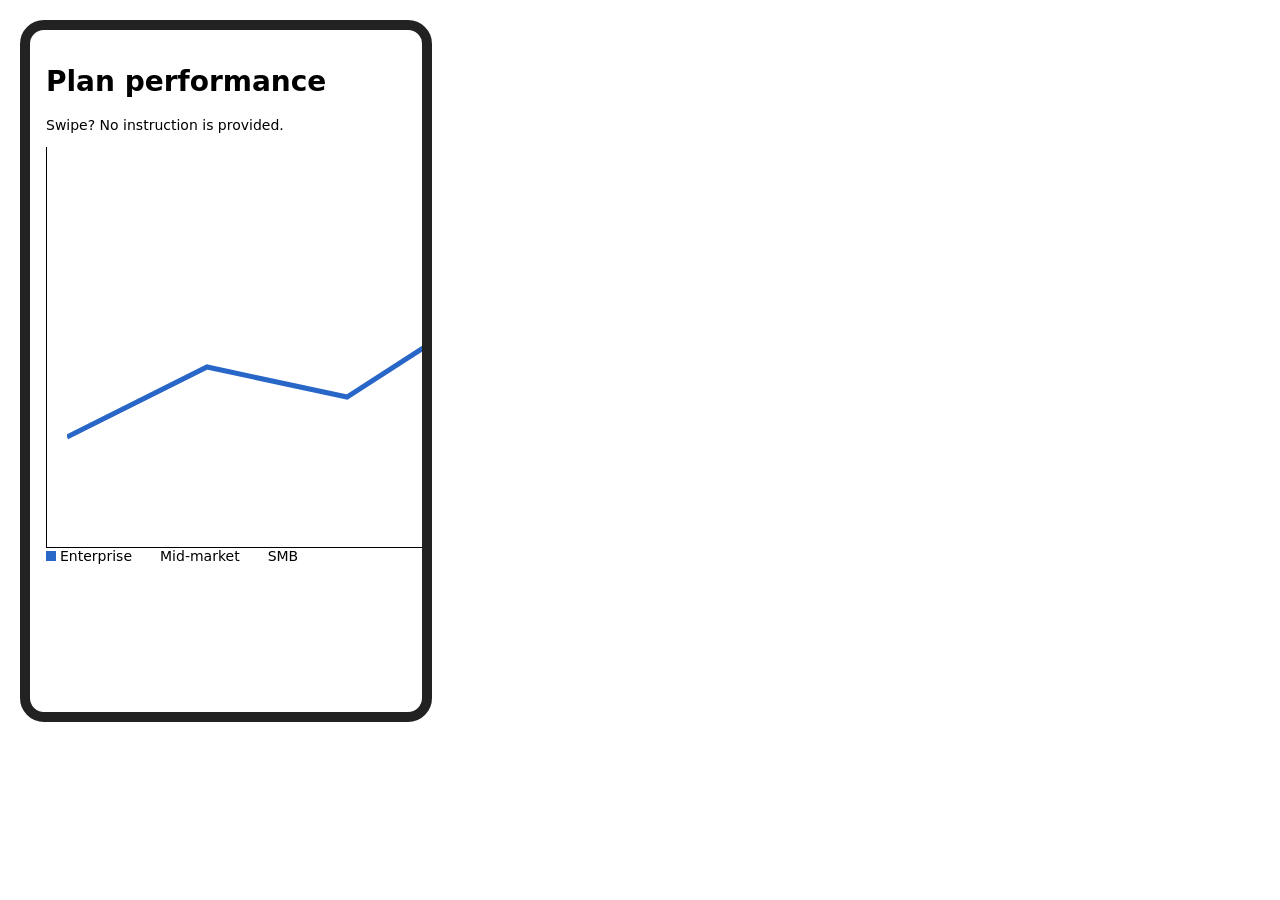
<file: evals/clear-charts/visual/responsive-failure/bad.html>
<!doctype html><meta charset="utf-8"><style>body{font:14px system-ui;margin:20px}.phone{width:360px;height:650px;overflow:hidden;border:10px solid #222;border-radius:24px;padding:16px}.chart{width:820px;height:400px;border-left:1px solid;border-bottom:1px solid;position:relative}.line{position:absolute;left:20px;top:40px}.legend{display:flex;gap:28px;width:800px}.sw{display:inline-block;width:10px;height:10px;margin-right:4px}</style><div class="phone"><h1>Plan performance</h1><p>Swipe? No instruction is provided.</p><div class="chart"><svg class="line" width="780" height="330"><path d="M0 250L140 180L280 210L420 120L560 150L700 70" fill="none" stroke="#2867c7" stroke-width="5"/></svg></div><div class="legend"><span><i class="sw" style="background:#2867c7"></i>Enterprise</span><span>Mid-market</span><span>SMB</span></div></div>
</file>
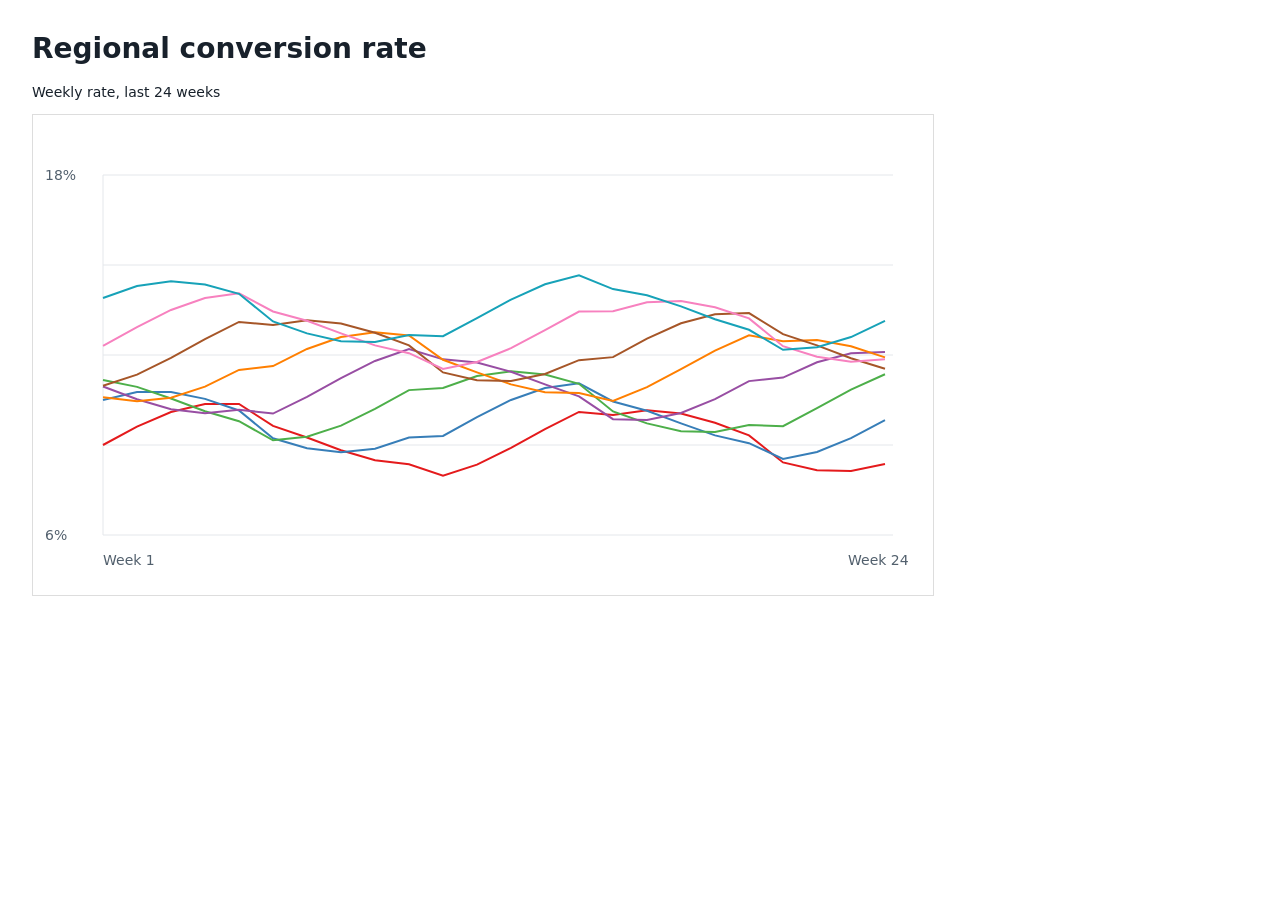
<file: evals/clear-charts/visual/spaghetti-lines/bad.html>
<!doctype html><meta charset="utf-8"><style>body{font:14px system-ui;margin:32px;color:#18212b}svg{border:1px solid #ddd}text{fill:#52606d}.g{stroke:#e4e7eb}.s{fill:none;stroke-width:2}</style><h1>Regional conversion rate</h1><p>Weekly rate, last 24 weeks</p><svg width="900" height="480" viewBox="0 0 900 480"><g class="g"><path d="M70 60V420M70 420H860M70 330H860M70 240H860M70 150H860M70 60H860"/></g><g id="lines"></g><text x="70" y="450">Week 1</text><text x="815" y="450">Week 24</text><text x="12" y="65">18%</text><text x="12" y="425">6%</text></svg><script>const g=document.querySelector('#lines'),c=['#e41a1c','#377eb8','#4daf4a','#984ea3','#ff7f00','#a65628','#f781bf','#17a2b8'];for(let j=0;j<8;j++){let d='';for(let i=0;i<24;i++){let x=70+i*34,y=330-j*18-Math.sin(i/2+j)*32-(i%5)*3;d+=(i?'L':'M')+x+' '+y}g.insertAdjacentHTML('beforeend',`<path class="s" stroke="${c[j]}" d="${d}"/>`)}</script>
</file>
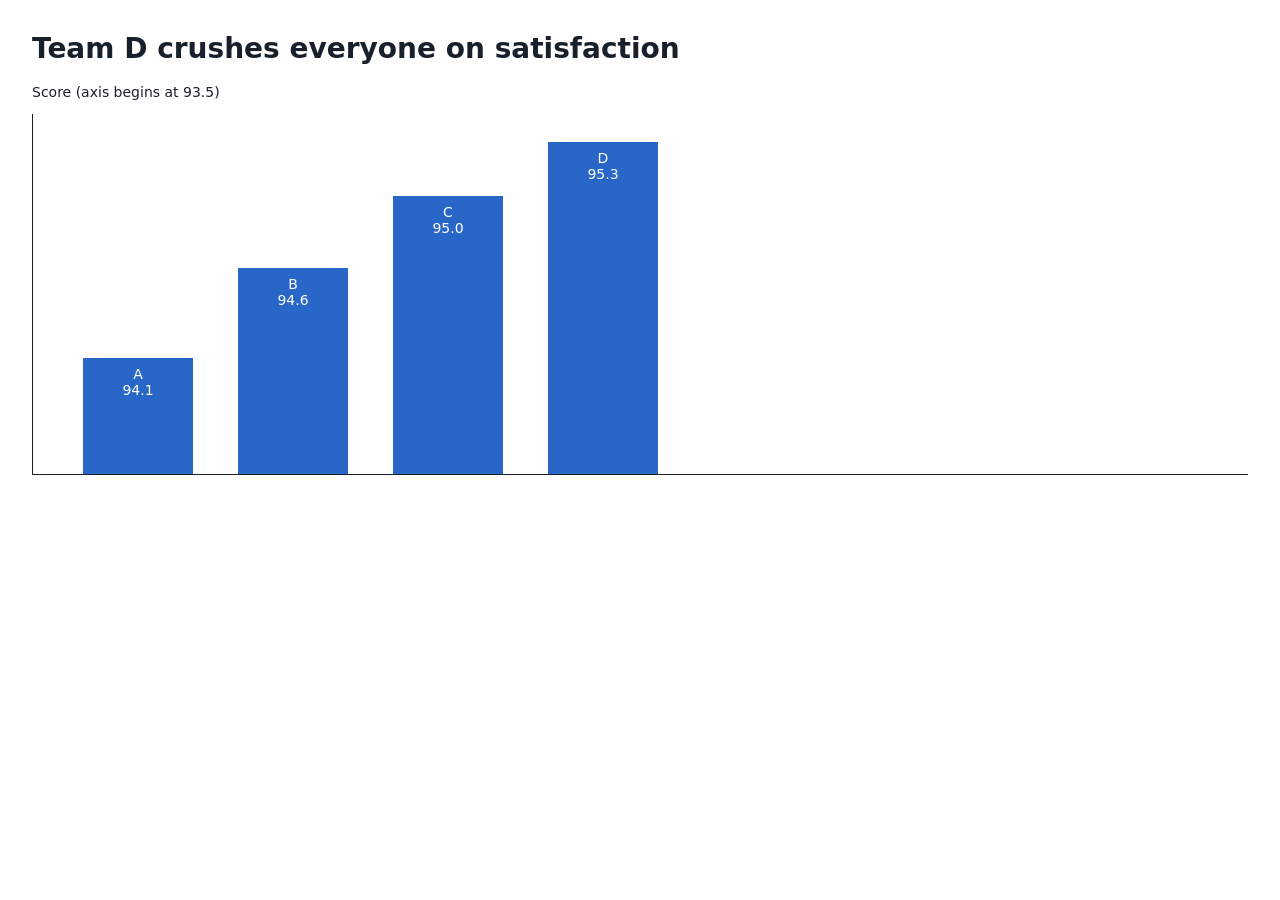
<file: evals/clear-charts/visual/truncated-bars/bad.html>
<!doctype html><meta charset="utf-8"><style>body{font:14px system-ui;margin:32px;color:#18212b}.chart{display:flex;align-items:end;gap:45px;height:360px;border-left:1px solid;border-bottom:1px solid;padding:0 50px}.b{width:110px;background:#2867c7;color:white;text-align:center;padding-top:8px}.axis{margin-left:-30px}</style><h1>Team D crushes everyone on satisfaction</h1><p>Score (axis begins at 93.5)</p><div class="chart"><div class="b" style="height:108px">A<br>94.1</div><div class="b" style="height:198px">B<br>94.6</div><div class="b" style="height:270px">C<br>95.0</div><div class="b" style="height:324px">D<br>95.3</div></div>
</file>
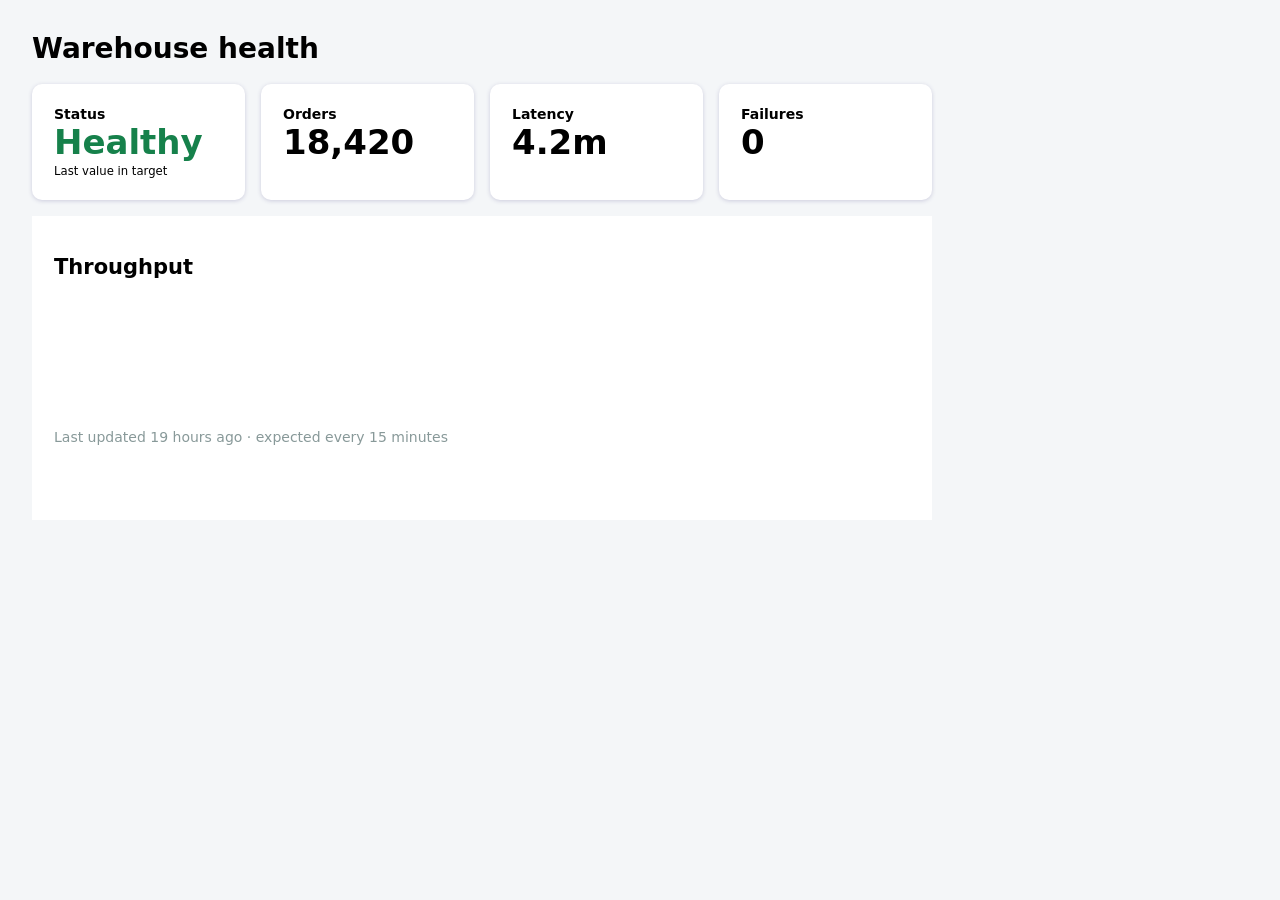
<file: evals/clear-dashboards/visual/stale-kpis/bad.html>
<!doctype html><meta charset="utf-8"><style>body{font:14px system-ui;margin:32px;background:#f4f6f8}.top{display:grid;grid-template-columns:repeat(4,1fr);gap:16px;width:900px}.k{background:white;border-radius:10px;padding:22px;box-shadow:0 1px 4px #ccd}.v{font-size:34px;font-weight:700}.good{color:#16814b}.chart{margin-top:16px;background:white;width:856px;height:260px;padding:22px}</style><h1>Warehouse health</h1><div class="top"><div class="k"><b>Status</b><div class="v good">Healthy</div><small>Last value in target</small></div><div class="k"><b>Orders</b><div class="v">18,420</div></div><div class="k"><b>Latency</b><div class="v">4.2m</div></div><div class="k"><b>Failures</b><div class="v">0</div></div></div><div class="chart"><h2>Throughput</h2><p style="margin-top:150px;color:#899">Last updated 19 hours ago · expected every 15 minutes</p></div>
</file>
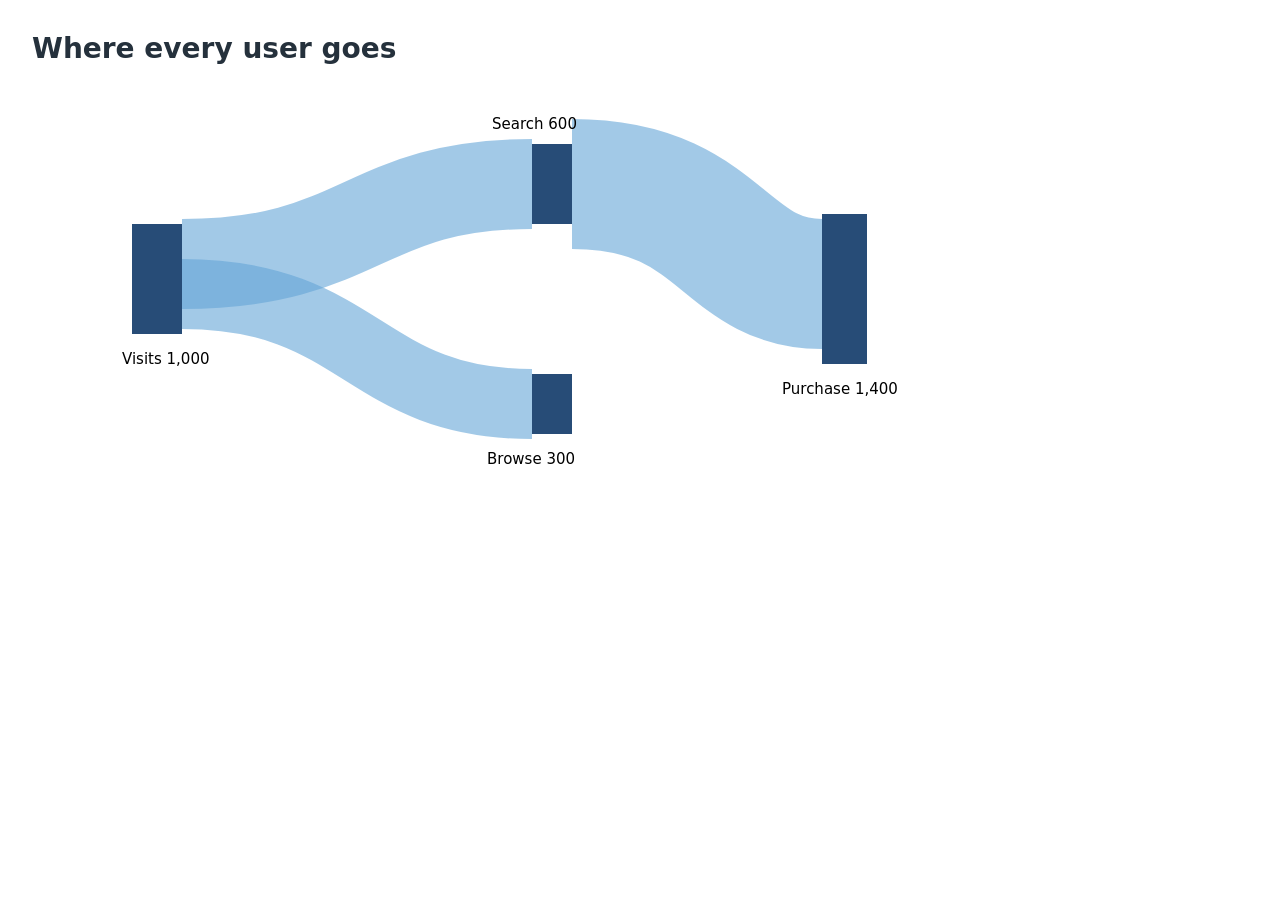
<file: evals/clear-dataviz/visual/unbalanced-sankey/bad.html>
<!doctype html><meta charset="utf-8"><style>body{font:14px system-ui;margin:32px;color:#25313c}.node{fill:#274c77}.flow{fill:none;stroke:#65a6d8;stroke-opacity:.6}.label{font:15px system-ui}</style><h1>Where every user goes</h1><svg width="900" height="470"><path class="flow" stroke-width="90" d="M150 180C330 180 330 100 500 100"/><path class="flow" stroke-width="70" d="M150 210C330 210 330 320 500 320"/><path class="flow" stroke-width="130" d="M540 100C690 100 690 200 790 200"/><rect class="node" x="100" y="140" width="50" height="110"/><rect class="node" x="500" y="60" width="40" height="80"/><rect class="node" x="500" y="290" width="40" height="60"/><rect class="node" x="790" y="130" width="45" height="150"/><text class="label" x="90" y="280">Visits 1,000</text><text class="label" x="460" y="45">Search 600</text><text class="label" x="455" y="380">Browse 300</text><text class="label" x="750" y="310">Purchase 1,400</text></svg>
</file>
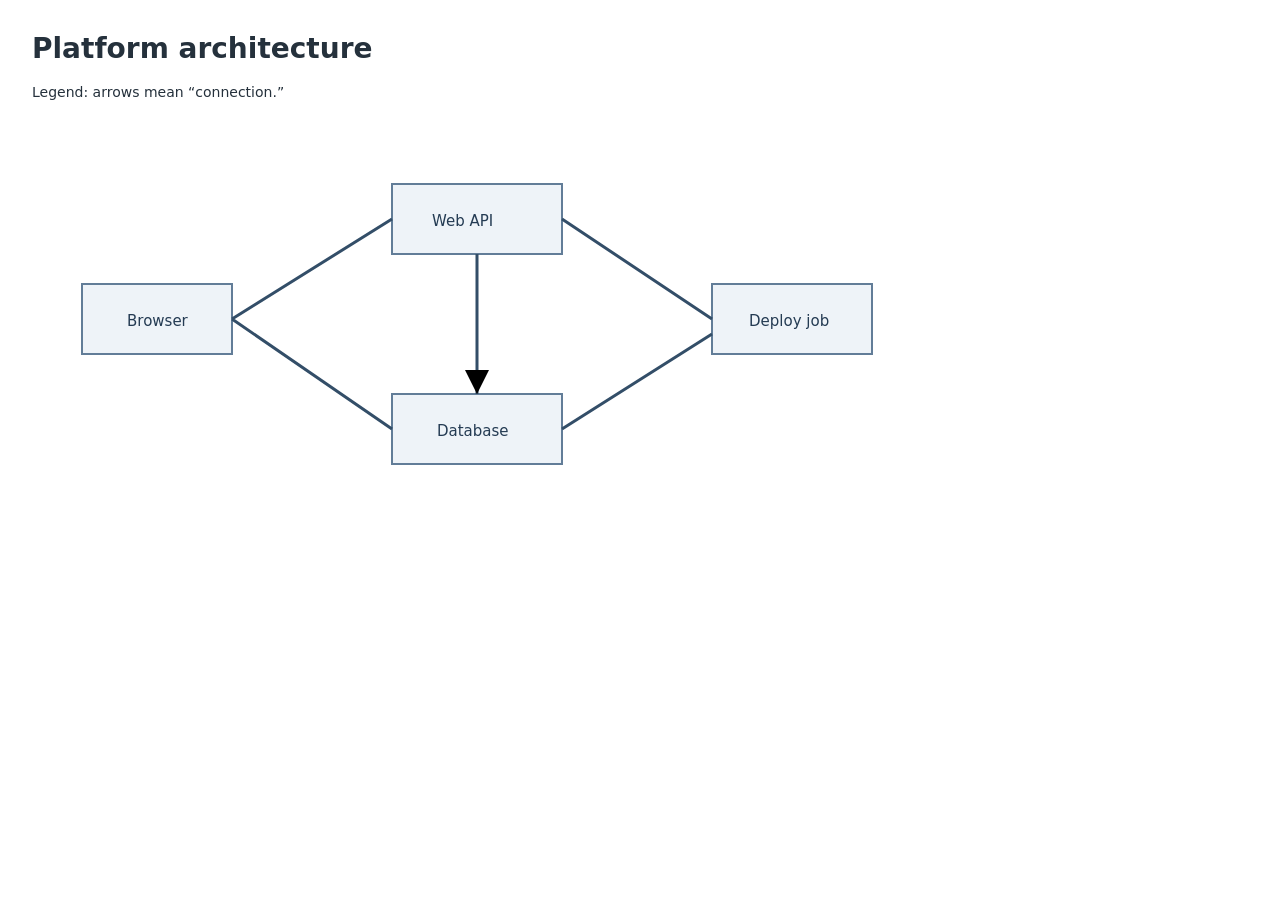
<file: evals/clear-diagrams/visual/ambiguous-arrows/bad.html>
<!doctype html><meta charset="utf-8"><style>body{font:14px system-ui;margin:32px;color:#25313c}.n{fill:#eef3f8;stroke:#627d98;stroke-width:2}.e{stroke:#334e68;stroke-width:3;marker-end:url(#a)}text{font:15px system-ui;fill:#243b53}</style><h1>Platform architecture</h1><p>Legend: arrows mean “connection.”</p><svg width="900" height="480"><defs><marker id="a" markerWidth="8" markerHeight="8" refX="8" refY="4" orient="auto"><path d="M0 0L8 4L0 8Z"/></marker></defs><rect class="n" x="50" y="170" width="150" height="70"/><text x="95" y="212">Browser</text><rect class="n" x="360" y="70" width="170" height="70"/><text x="400" y="112">Web API</text><rect class="n" x="360" y="280" width="170" height="70"/><text x="405" y="322">Database</text><rect class="n" x="680" y="170" width="160" height="70"/><text x="717" y="212">Deploy job</text><path class="e" d="M200 205L360 105M200 205L360 315M530 105L680 205M680 220L530 315M445 140L445 280" fill="none"/></svg>
</file>
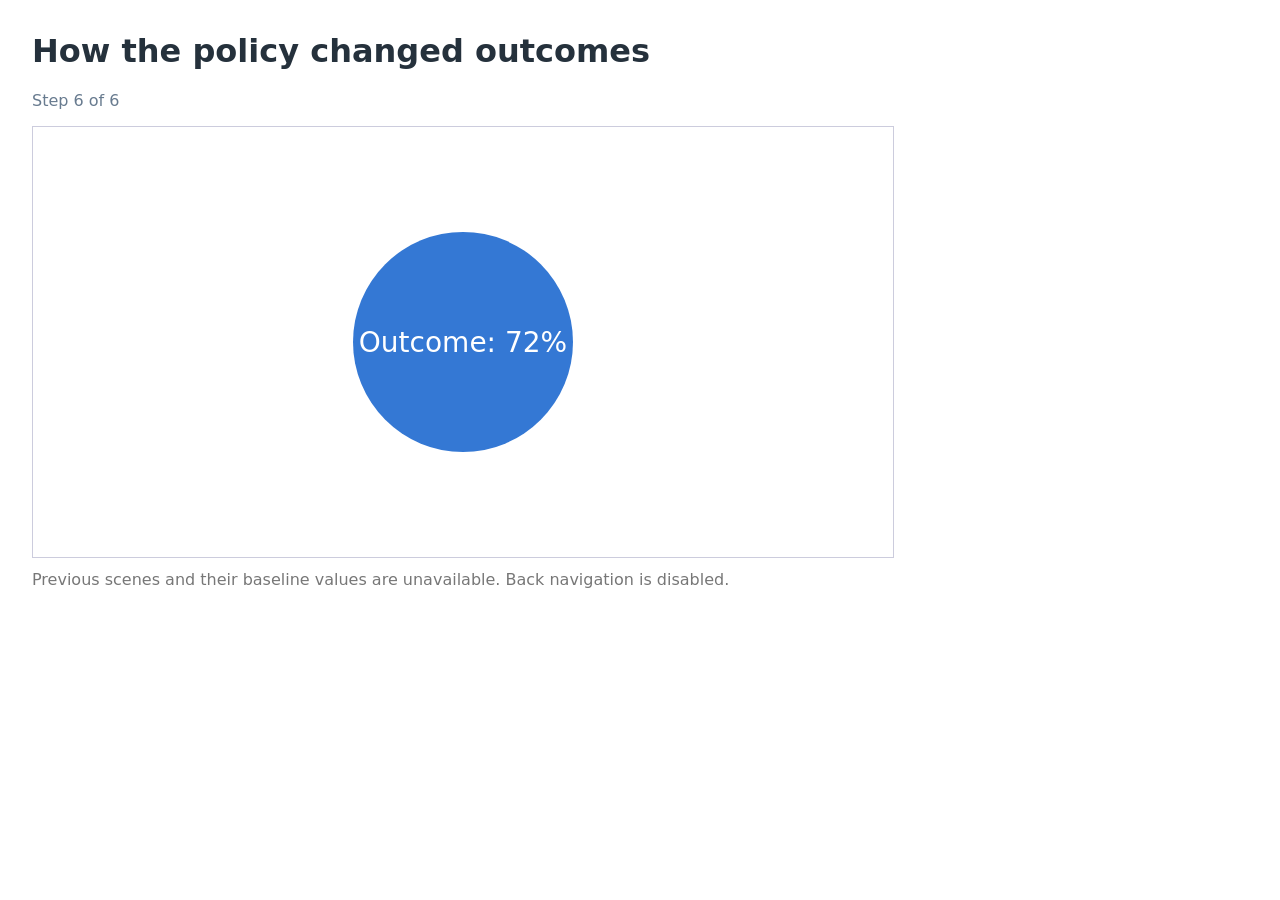
<file: evals/clear-explainers/visual/vanishing-anchor/bad.html>
<!doctype html><meta charset="utf-8"><style>body{font:16px system-ui;margin:32px;color:#25313c}.step{color:#687b8f}.panel{width:860px;height:430px;border:1px solid #ccd;display:grid;place-items:center}.circle{width:220px;height:220px;border-radius:50%;background:#3478d4;color:white;display:grid;place-items:center;font-size:28px}.nav{margin-top:12px;color:#777}</style><h1>How the policy changed outcomes</h1><p class="step">Step 6 of 6</p><div class="panel"><div class="circle">Outcome: 72%</div></div><p class="nav">Previous scenes and their baseline values are unavailable. Back navigation is disabled.</p>
</file>
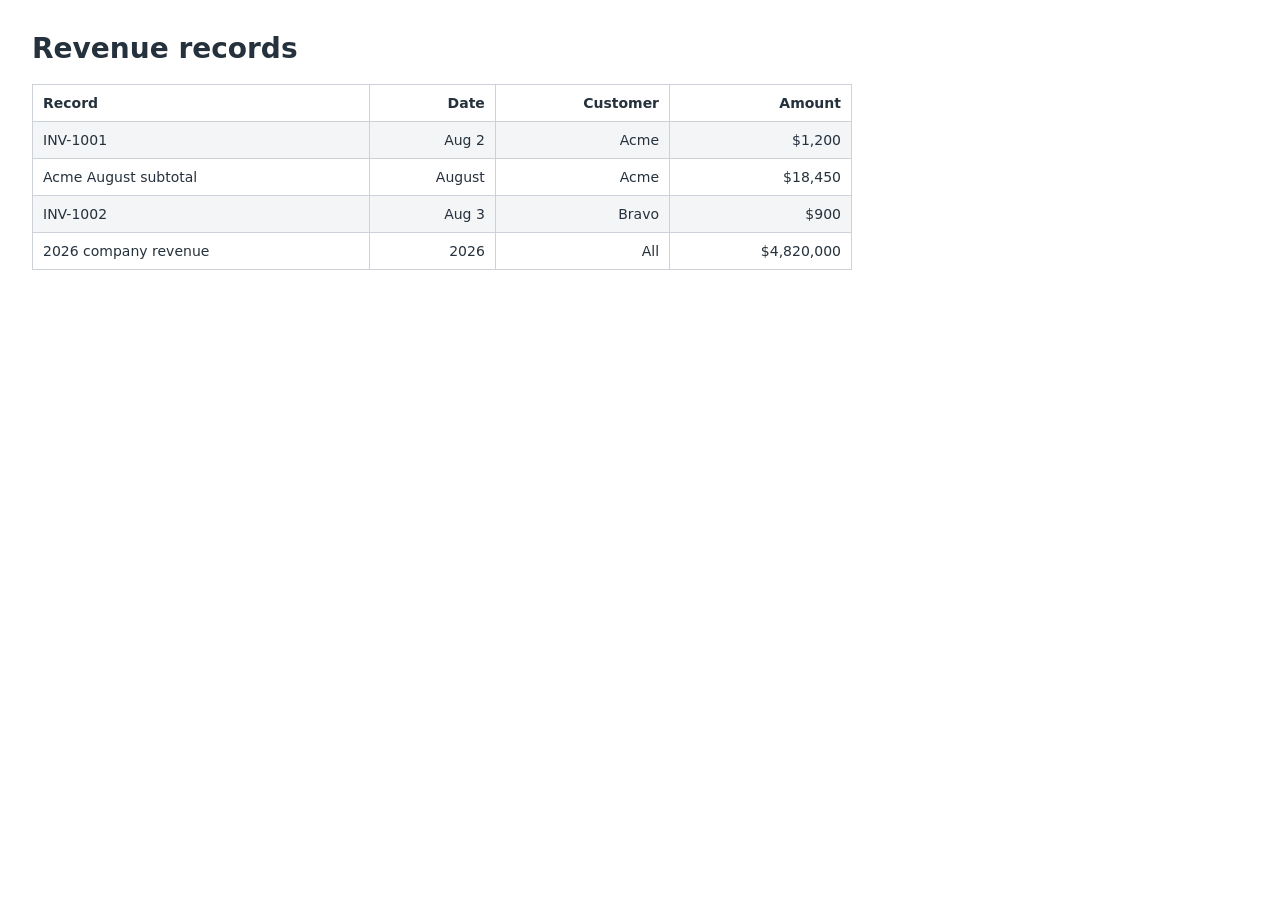
<file: evals/clear-tables/visual/mixed-grain/bad.html>
<!doctype html><meta charset="utf-8"><style>body{font:14px system-ui;margin:32px;color:#25313c}table{border-collapse:collapse;width:820px}th,td{border:1px solid #ccd2d8;padding:10px;text-align:right}th:first-child,td:first-child{text-align:left}tr:nth-child(even){background:#f3f5f7}</style><h1>Revenue records</h1><table><tr><th>Record</th><th>Date</th><th>Customer</th><th>Amount</th></tr><tr><td>INV-1001</td><td>Aug 2</td><td>Acme</td><td>$1,200</td></tr><tr><td>Acme August subtotal</td><td>August</td><td>Acme</td><td>$18,450</td></tr><tr><td>INV-1002</td><td>Aug 3</td><td>Bravo</td><td>$900</td></tr><tr><td>2026 company revenue</td><td>2026</td><td>All</td><td>$4,820,000</td></tr></table>
</file>
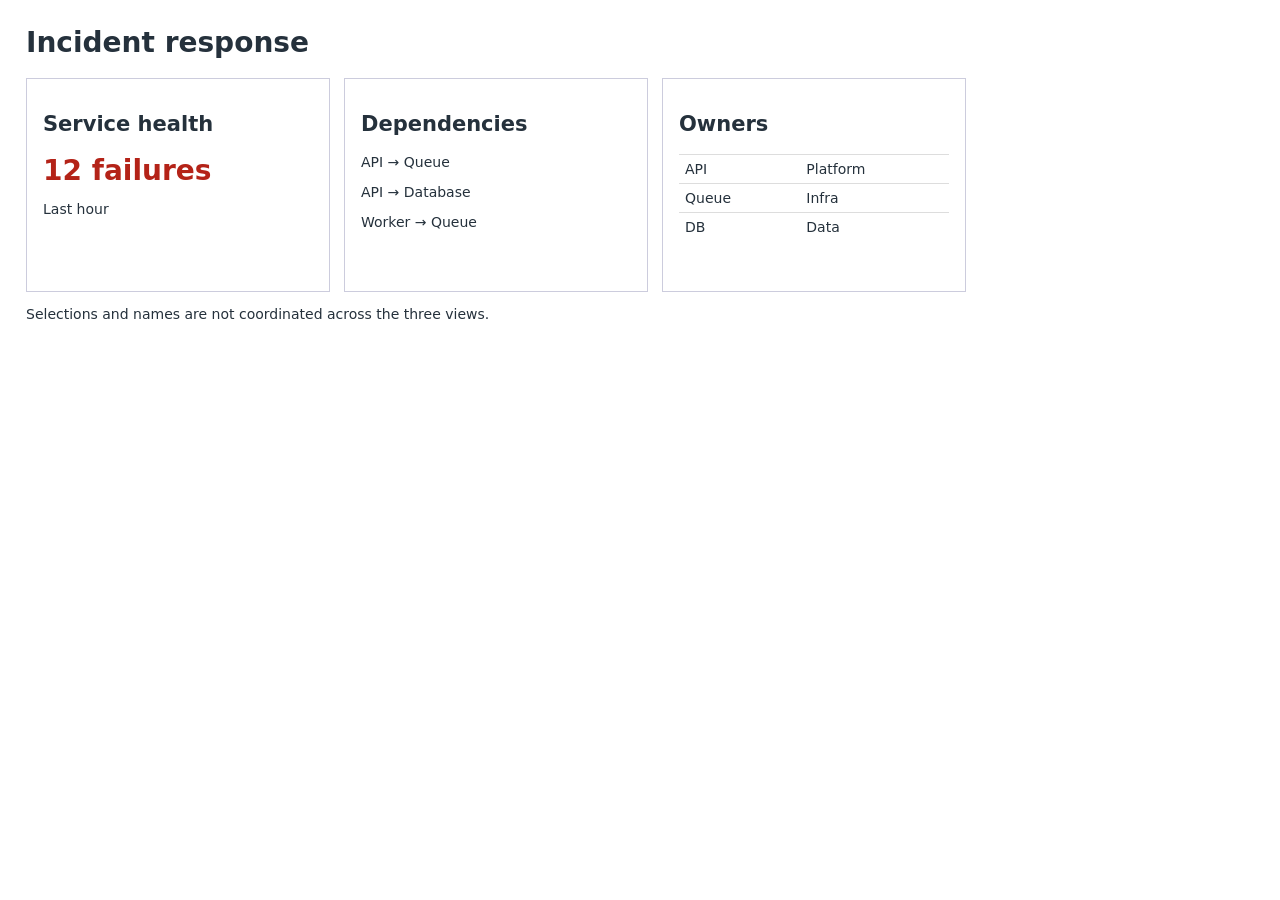
<file: evals/clear-visuals/visual/disconnected-incident-view/bad.html>
<!doctype html><meta charset="utf-8"><style>body{font:14px system-ui;margin:26px;color:#25313c}.row{display:flex;gap:14px}.box{border:1px solid #ccd;padding:16px;width:270px;height:180px}.red{color:#b42318;font-size:28px;font-weight:700}table{border-collapse:collapse;width:100%}td{border-top:1px solid #ddd;padding:6px}</style><h1>Incident response</h1><div class="row"><section class="box"><h2>Service health</h2><div class="red">12 failures</div><p>Last hour</p></section><section class="box"><h2>Dependencies</h2><p>API → Queue</p><p>API → Database</p><p>Worker → Queue</p></section><section class="box"><h2>Owners</h2><table><tr><td>API</td><td>Platform</td></tr><tr><td>Queue</td><td>Infra</td></tr><tr><td>DB</td><td>Data</td></tr></table></section></div><p>Selections and names are not coordinated across the three views.</p>
</file>
<file: demo/styles.css>
:root {
  --ink: #171714;
  --paper: #f2f0e9;
  --surface: #fbfaf6;
  --muted: #6d6c64;
  --line: #cbc8be;
  --acid: #dfff4f;
  --orange: #ff603a;
  --blue: #315be8;
  --green: #19744c;
  --yellow: #845800;
  --red: #a33a2c;
  --mono: "DM Mono", monospace;
  --sans: "Manrope", sans-serif;
}

* { box-sizing: border-box; }
html { scroll-behavior: smooth; -webkit-font-smoothing: antialiased; -moz-osx-font-smoothing: grayscale; }
body { margin: 0; color: var(--ink); background: var(--paper); font-family: var(--sans); }
a { color: inherit; text-underline-position: from-font; text-decoration-thickness: from-font; }
:focus-visible { outline: 2px solid var(--blue); outline-offset: 4px; }
.skip-link { position: fixed; z-index: 20; inset-block-start: 12px; inset-inline-start: 12px; padding: 10px 14px; color: white; background: var(--ink); font: 500 12px var(--mono); transform: translateY(-150%); }
.skip-link:focus { transform: translateY(0); }
.sr-only { position: absolute; width: 1px; height: 1px; padding: 0; margin: -1px; overflow: hidden; clip: rect(0,0,0,0); white-space: nowrap; border: 0; }

.site-header, footer { max-width: 1500px; margin: auto; padding: 24px 4vw; display: flex; justify-content: space-between; align-items: center; }
.site-header { border-bottom: 1px solid var(--line); }
.wordmark { display: inline-flex; gap: 2px; align-items: flex-start; text-decoration: none; font-size: 20px; font-weight: 600; letter-spacing: -.04em; }
.wordmark span { color: var(--orange); font-size: 13px; }
nav { display: flex; gap: clamp(18px, 3vw, 42px); }
nav a { font-family: var(--mono); font-size: 12px; text-decoration: none; text-transform: uppercase; }
nav a:hover { text-decoration: underline; text-underline-offset: 5px; }

main { overflow: hidden; }
.hero { min-height: 82vh; max-width: 1500px; margin: auto; padding: clamp(70px, 12vw, 180px) 4vw 70px; display: grid; grid-template-columns: minmax(0, 1fr) minmax(340px, 440px); column-gap: clamp(48px, 6vw, 96px); align-items: end; }
.eyebrow, .example-number { font: 500 11px/1.4 var(--mono); letter-spacing: .08em; text-transform: uppercase; }
.hero .eyebrow { grid-column: 1 / -1; align-self: start; }
h1 { margin: 0; max-width: 1000px; font-size: clamp(68px, 11.5vw, 176px); line-height: .82; letter-spacing: -.085em; font-weight: 500; text-wrap: balance; }
.lede { align-self: center; max-width: 36ch; margin: 50px 0 0; font-size: clamp(18px, 1.55vw, 24px); line-height: 1.45; letter-spacing: -.025em; text-wrap: pretty; }
.hero-note { grid-column: 1 / -1; display: flex; gap: 18px; align-items: center; margin-top: 100px; color: var(--muted); font: 12px var(--mono); }
.note-line { width: 70px; height: 1px; background: var(--ink); }

.examples { border-top: 1px solid var(--ink); }
.example { padding: 90px 4vw 120px; border-bottom: 1px solid var(--ink); }
.example-copy { max-width: 1500px; margin: 0 auto 54px; display: grid; grid-template-columns: 1.4fr .6fr; gap: 8vw; align-items: end; }
.example-number { color: var(--muted); margin: 0 0 22px; }
h2 { margin: 0; font-size: clamp(42px, 6vw, 86px); line-height: .94; letter-spacing: -.06em; font-weight: 500; text-wrap: balance; }
.example-copy > p { max-width: 60ch; margin: 0; font-size: 16px; line-height: 1.6; text-wrap: pretty; }

.compare { max-width: 1500px; margin: auto; }
.data-control { display: flex; justify-content: flex-end; align-items: center; gap: 12px; margin-bottom: 16px; }
.data-control label { font: 500 11px var(--mono); text-transform: uppercase; letter-spacing: .05em; }
.scrub-control { display: grid; grid-template-columns: auto auto; justify-content: end; min-width: min(100%, 520px); margin-inline-start: auto; }
.scrub-control output { color: var(--muted); font: 11px var(--mono); font-variant-numeric: tabular-nums; text-align: end; }
.scrub-control input { grid-column: 1 / -1; width: min(520px, 70vw); accent-color: var(--ink); cursor: ew-resize; }
.compare-stage { position: relative; height: clamp(410px, 55vw, 720px); overflow: hidden; background: #dedbd2; border: 1px solid var(--ink); }
.visual { position: absolute; inset: 0; display: grid; place-items: center; padding: clamp(30px, 5vw, 80px); }
.visual-before { z-index: 2; clip-path: inset(0 calc(100% - var(--split)) 0 0); background: #dedbd2; }
.visual-after { z-index: 1; background: var(--acid); }
.split-line { position: absolute; z-index: 4; left: var(--split); top: 0; bottom: 0; width: 1px; background: var(--ink); pointer-events: none; }
.split-line span { position: absolute; left: 50%; top: 50%; width: 42px; height: 42px; transform: translate(-50%, -50%); border: 1px solid var(--ink); border-radius: 50%; background: var(--surface); }
.split-line span::before, .split-line span::after { content: ""; position: absolute; top: 50%; width: 8px; height: 8px; border-top: 1px solid var(--ink); border-left: 1px solid var(--ink); }
.split-line span::before { left: 9px; transform: translateY(-50%) rotate(-45deg); }
.split-line span::after { right: 9px; transform: translateY(-50%) rotate(135deg); }
.stage-label { position: absolute; top: 18px; z-index: 5; padding: 7px 10px; background: var(--ink); color: var(--surface); font: 500 10px var(--mono); text-transform: uppercase; letter-spacing: .08em; pointer-events: none; }
.before-label { left: 18px; }
.after-label { right: 18px; }
.compare-control { display: grid; grid-template-columns: 1fr auto; align-items: center; gap: 8px 24px; margin-top: 20px; }
.compare-control label { font: 500 12px var(--mono); }
.compare-control output { color: var(--muted); font: 11px var(--mono); font-variant-numeric: tabular-nums; }
.compare-control input { grid-column: 1 / -1; width: 100%; height: 32px; margin: 0; accent-color: var(--ink); cursor: ew-resize; }
.compare-control input::-webkit-slider-runnable-track { height: 4px; background: var(--line); }
.compare-control input::-webkit-slider-thumb { width: 24px; height: 24px; margin-top: -10px; border: 2px solid var(--ink); border-radius: 50%; background: var(--surface); -webkit-appearance: none; }
.compare-control input { -webkit-appearance: none; appearance: none; }
.compare-control input::-moz-range-track { height: 4px; background: var(--line); }
.compare-control input::-moz-range-thumb { width: 20px; height: 20px; border: 2px solid var(--ink); border-radius: 50%; background: var(--surface); }

.chart-shell, .table-shell { width: min(100%, 920px); min-height: 72%; background: #fff; color: #1d1d1b; box-shadow: 0 28px 70px rgba(23,23,20,.18); }
.chart-shell { padding: clamp(22px, 4vw, 50px); }
.chart-title-row, .table-heading { display: flex; justify-content: space-between; gap: 24px; align-items: flex-start; }
.chart-title-row strong, .table-heading strong { display: block; font-size: clamp(14px, 2vw, 22px); letter-spacing: -.03em; }
.chart-title-row span, .table-heading span { display: block; margin-top: 6px; color: #6d6c67; font: 11px var(--mono); }
.chart-title-row .chart-takeaway { margin: 0; padding: 8px 10px; color: #155c3d; background: #e2f3e9; }
.chart-shell svg { width: 100%; margin-top: 24px; overflow: visible; }
.line-chart .chart-grid { stroke: #deddd8; stroke-width: 1; }
.line-chart .weekend { fill: #f1f0ec; }
.line-chart .under-gap { fill: rgba(255, 96, 58, .14); }
.line-chart .series-line { fill: none; stroke-width: 3; stroke-linecap: round; stroke-linejoin: round; }
.line-chart .labor-line { stroke: var(--orange); }
.line-chart .equipment-line { stroke: var(--blue); }
.line-chart .expected-line { stroke: #777; stroke-width: 2; stroke-dasharray: 6 5; }
.line-chart .scrub-line { stroke: #1d1d1b; stroke-width: 1; }
.line-chart .scrub-dot { stroke: white; stroke-width: 3; }
.line-chart text { fill: #6d6c67; font: 11px var(--mono); }
.line-chart .direct-label { fill: #1d1d1b; font-weight: 500; }
.chart-readout { display: grid; grid-template-columns: repeat(3, 1fr); gap: 12px; padding-top: 14px; border-top: 1px solid #deddd8; font: 11px var(--mono); }
.chart-readout span { display: grid; grid-template-columns: auto 1fr; gap: 2px 7px; align-items: center; color: #6d6c67; }
.chart-readout strong { grid-column: 2; color: #1d1d1b; font-size: 15px; font-variant-numeric: tabular-nums; }
.chart-readout i { width: 8px; height: 8px; border-radius: 50%; }
.labor-dot { background: var(--orange); }
.equipment-dot { background: var(--blue); }
.expected-dot { background: #777; }
.grid line { stroke: #d9d8d2; stroke-width: 1; }
.axis-labels text, .months text { fill: #6d6c67; font: 12px var(--mono); text-anchor: middle; }
.bars rect { fill: #1d1d1b; }
.bars .bar-focus { fill: var(--orange); }
.values text { fill: #1d1d1b; font: 500 14px var(--mono); text-anchor: middle; }
.legacy-title { font: 600 18px var(--sans); text-align: center; }
.legacy-legend { margin: 12px 0 0; display: flex; justify-content: center; align-items: center; gap: 8px; font: 10px var(--sans); color: #666; }
.legacy-legend i { width: 12px; height: 12px; background: #6948ed; }
.legacy-legend i:last-of-type { height: 3px; background: #eb395c; }
.legacy-legend i:nth-of-type(1) { background: #ec5a3c; }
.legacy-legend i:nth-of-type(2) { background: #6948ed; }
.legacy-legend i:nth-of-type(3) { height: 3px; background: #777; }
.legacy-summary { display: flex; justify-content: center; gap: 8px; align-items: baseline; color: #777; }
.legacy-summary strong { color: #1d1d1b; font-size: 22px; }
.legacy-summary span { font-size: 11px; }
.legacy-grid line { stroke: #cfd0d8; stroke-width: 1.5; }
.legacy-axis text, .legacy-months text { fill: #777; font: 10px var(--sans); }
.legacy-months text { text-anchor: middle; }
.legacy-bars rect { fill: url(#barGradient); }
.target-line { stroke: #eb395c; stroke-width: 4; stroke-dasharray: 8 5; }

.table-stage { height: clamp(440px, 47vw, 650px); }
.table-shell { padding: clamp(18px, 3.5vw, 42px); overflow: hidden; }
.table-heading { align-items: center; margin-bottom: 28px; }
.table-heading > span { margin: 0; padding: 7px 9px; background: #ecebe6; color: #3d3c38; }
table { width: 100%; border-collapse: collapse; font-size: clamp(10px, 1.2vw, 14px); font-variant-numeric: tabular-nums; }
th { color: #6d6c67; font: 500 9px var(--mono); letter-spacing: .04em; text-align: left; text-transform: uppercase; }
th:not(:first-child), td:not(:first-child) { text-align: right; }
th, td { padding: 13px 8px; border-bottom: 1px solid #deddd8; white-space: nowrap; }
td:first-child, th:first-child { padding-left: 0; }
td:last-child, th:last-child { padding-right: 0; }
td strong { display: block; }
td small { display: block; color: #777; margin-top: 3px; }
.status { font: 500 9px var(--mono); padding: 5px 7px; }
.status-ready { color: var(--green); background: #e4f2e9; }
.status-review { color: var(--yellow); background: #fff1ce; }
.status-blocked { color: var(--red); background: #f8e5e2; }
.old-heading { margin-bottom: 18px; font: 600 14px var(--sans); }
.table-before { padding: clamp(15px, 2.4vw, 28px); }
.table-before table { border: 2px solid #666; font-family: Arial, sans-serif; font-size: clamp(8px, 1vw, 11px); }
.table-before th { background: #424b6b; color: white; font-family: Arial, sans-serif; }
.table-before th, .table-before td { padding: 10px 6px; border: 1px solid #777; }
.table-before tbody tr:nth-child(even) { background: #d9e2f3; }
.cell-green { background: #71c989; }
.cell-yellow { background: #ffd65a; }
.cell-red { background: #ec776d; }

.mode-control { justify-content: flex-end; gap: 6px; }
.mode-button, .step-control button { border: 1px solid var(--ink); padding: 9px 12px; color: var(--ink); background: transparent; font: 500 10px var(--mono); text-transform: uppercase; letter-spacing: .04em; cursor: pointer; }
.mode-button:hover, .step-control button:hover:not(:disabled) { background: rgba(23,23,20,.08); }
.mode-button.is-active { color: var(--surface); background: var(--ink); }
.step-control { justify-content: flex-end; }
.step-control span { min-width: 54px; text-align: center; font: 11px var(--mono); font-variant-numeric: tabular-nums; }
.step-control button:disabled { opacity: .4; cursor: not-allowed; }
.domain-stage { height: clamp(440px, 48vw, 650px); }
.domain-shell { width: min(100%, 940px); min-height: 76%; padding: clamp(20px, 3.5vw, 42px); background: #fff; color: #1d1d1b; box-shadow: 0 28px 70px rgba(23,23,20,.18); }
.domain-heading, .dashboard-topline { display: flex; justify-content: space-between; gap: 24px; align-items: flex-start; padding-bottom: 18px; border-bottom: 1px solid #deddd8; }
.domain-heading strong, .dashboard-topline strong { font-size: clamp(15px, 2vw, 22px); letter-spacing: -.03em; }
.domain-heading span, .dashboard-topline span { color: #6d6c67; font: 11px var(--mono); }
.domain-shell svg { display: block; width: 100%; height: auto; }

.diagram-after svg, .diagram-before svg { margin-top: 8px; }
.diagram-boundary { fill: #f5f4ef; stroke: #c6c4bd; stroke-dasharray: 5 4; }
.diagram-boundary-label { fill: #6d6c67; font: 10px var(--mono); text-transform: uppercase; letter-spacing: .05em; }
.diagram-node { fill: #fff; stroke: #1d1d1b; stroke-width: 1.5; }
.diagram-node.is-active { fill: var(--acid); stroke-width: 2; }
.diagram-node-label { fill: #1d1d1b; font: 500 12px var(--mono); text-anchor: middle; }
.diagram-edge { fill: none; stroke: #aaa8a1; stroke-width: 2; marker-end: url(#arrow); }
.diagram-edge.is-active { stroke: var(--blue); stroke-width: 3; }
.diagram-edge.is-retry { stroke: var(--orange); stroke-dasharray: 6 4; }
.diagram-edge-label { fill: #55544f; font: 10px var(--mono); text-anchor: middle; paint-order: stroke; stroke: #fff; stroke-width: 5px; stroke-linejoin: round; }
.diagram-before .diagram-node { fill: url(#legacyNode); stroke: #504a90; }
.diagram-before .diagram-edge { stroke: #7567b5; stroke-width: 3; marker-end: url(#legacyArrow); }

.dashboard-topline > div { display: grid; gap: 5px; }
.dashboard-topline .status { color: var(--yellow); }
.dashboard-topline .status-blocked { color: var(--red); }
.decision-grid { display: grid; grid-template-columns: .8fr 1.2fr; gap: 16px; margin-top: 20px; }
.primary-state, .exception-list { padding: 22px; background: #f2f1ec; }
.primary-state { display: grid; align-content: center; }
.primary-state span, .primary-state small { color: #6d6c67; font: 10px/1.5 var(--mono); }
.primary-state strong { margin: 2px 0; color: var(--red); font-size: clamp(48px, 7vw, 82px); line-height: 1; letter-spacing: -.07em; }
.exception-list > strong { font-size: 13px; }
.exception-list p { display: flex; justify-content: space-between; gap: 18px; margin: 18px 0 0; padding-top: 12px; border-top: 1px solid #d2d0c8; font-size: 12px; }
.exception-list b { font: 500 11px var(--mono); white-space: nowrap; }
.dashboard-detail { display: grid; grid-template-columns: 1fr auto 1fr auto auto; gap: 12px; align-items: center; margin-top: 16px; padding: 14px 0; border-top: 1px solid #deddd8; font: 11px var(--mono); }
.dashboard-action { margin-left: 12px; padding: 10px 12px; color: #fff; background: var(--blue); font: 500 10px var(--mono); }
.dashboard-action.is-disabled { color: #6d6c67; background: #deddd8; }
.kpi-wall { display: grid; grid-template-columns: repeat(3, 1fr); gap: 9px; margin: 24px 0; }
.kpi-wall div { min-height: 76px; padding: 14px; border: 1px solid #aaa; background: linear-gradient(#fafafa, #e4e7ef); }
.kpi-wall span { display: block; color: #555; font: 9px Arial, sans-serif; text-transform: uppercase; }
.kpi-wall strong { display: block; margin-top: 8px; color: #344475; font: 600 23px Arial, sans-serif; }
.dashboard-bars { height: 120px; display: flex; align-items: end; gap: 10px; padding: 12px 18px 0; border: 1px solid #aaa; background: repeating-linear-gradient(to bottom, transparent 0 29px, #d1d4dc 30px); }
.dashboard-bars i { flex: 1; height: var(--h); background: linear-gradient(#765adb, #4f3a9c); }

.model-track { display: grid; grid-template-columns: 1fr auto 1fr auto 1fr; gap: 12px; align-items: center; margin: clamp(30px, 6vw, 70px) 0 28px; }
.model-track > i { color: #aaa8a1; font-style: normal; font-size: 24px; }
.model-node { display: grid; min-height: 150px; align-content: center; padding: 18px; border: 1px solid #c9c7c0; background: #f5f4ef; opacity: .32; transition: opacity 180ms ease, border-color 180ms ease, transform 180ms ease; }
.model-node.is-visible { opacity: 1; }
.model-node.is-current { border-color: var(--blue); box-shadow: inset 0 0 0 1px var(--blue); transform: translateY(-4px); }
.model-node span, .model-node small { color: #6d6c67; font: 10px var(--mono); }
.model-node strong { margin: 4px 0; font-size: clamp(34px, 5vw, 56px); letter-spacing: -.06em; }
.explanation { max-width: 60ch; margin: 0; color: #55544f; font-size: 13px; line-height: 1.6; }
.explainer-before { display: grid; align-content: start; text-align: center; }
.vanishing-scene { min-height: 230px; display: grid; place-content: center; gap: 8px; margin-top: 24px; color: #fff; background: linear-gradient(135deg, #765adb, #315be8); }
.vanishing-scene strong { font-size: clamp(60px, 10vw, 108px); line-height: .9; letter-spacing: -.08em; }
.vanishing-scene span { font: 12px var(--mono); }
.progress-dots { display: flex; justify-content: center; gap: 7px; margin-top: 22px; }
.progress-dots i { width: 7px; height: 7px; border-radius: 50%; background: #c8c7c2; }
.progress-dots i.is-current { background: #315be8; }

.sankey-after svg, .sankey-before svg { margin-top: 6px; }
.flow-link { fill: none; stroke: #315be8; stroke-opacity: .38; }
.flow-link.approved { stroke: #19744c; }
.flow-link.declined { stroke: #a33a2c; }
.flow-link.withdrawn { stroke: #845800; }
.flow-node { fill: #1d1d1b; }
.flow-label { fill: #1d1d1b; font: 500 11px var(--mono); }
.flow-value { fill: #6d6c67; font: 10px var(--mono); }
.sankey-before .flow-link { stroke-opacity: .55; }
.sankey-before .flow-node { fill: #6948ed; }
.flow-accounting { display: grid; grid-template-columns: repeat(3, 1fr); gap: 12px; padding-top: 15px; border-top: 1px solid #deddd8; font: 10px var(--mono); }
.flow-accounting span { display: flex; justify-content: space-between; gap: 8px; }
.flow-accounting b { font-size: 13px; }
.legacy-flow-total { margin: 8px 0 0; padding: 10px; color: #a33a2c; background: #f8e5e2; text-align: center; font: 11px var(--mono); }

.principles { max-width: 1500px; margin: auto; padding: 140px 4vw 160px; }
.principles h2 { max-width: 900px; }
.principles ol { list-style: none; padding: 0; margin: 100px 0 0; border-top: 1px solid var(--ink); }
.principles li { display: grid; grid-template-columns: 70px 1fr 1fr; gap: 40px; padding: 28px 0; border-bottom: 1px solid var(--line); align-items: baseline; }
.principles li > span { font: 11px var(--mono); color: var(--muted); }
.principles li strong { font-size: clamp(20px, 2.3vw, 32px); letter-spacing: -.035em; }
.principles li p { margin: 0; max-width: 450px; color: var(--muted); line-height: 1.55; }
footer { border-top: 1px solid var(--ink); font: 11px var(--mono); }

@media (max-width: 1080px) {
  .hero { grid-template-columns: 1fr; }
  .hero > * { min-width: 0; }
  .lede { max-width: 42ch; }
}

@media (max-width: 760px) {
  .site-header nav a:not(:last-child) { display: none; }
  .hero { min-height: auto; grid-template-columns: 1fr; padding-top: 80px; }
  h1 { font-size: clamp(45px, 13vw, 72px); line-height: .9; }
  .lede { width: 100%; max-width: 34ch; margin-top: 48px; overflow-wrap: anywhere; }
  .hero-note { margin-top: 70px; align-items: flex-start; }
  .hero-note p { margin-top: 0; }
  .example { padding: 70px 18px 90px; }
  .example-copy { grid-template-columns: 1fr; gap: 24px; }
  .data-control { justify-content: space-between; }
  .scrub-control { grid-template-columns: 1fr auto; width: 100%; }
  .scrub-control input { width: 100%; }
  .visual { padding: 34px 16px; }
  .compare-stage { min-height: 430px; height: min(110vw, 520px); }
  .chart-shell { min-width: 640px; transform: scale(.43); }
  .table-shell { width: 96%; min-width: 0; transform: none; }
  .mode-control, .step-control { justify-content: flex-start; flex-wrap: wrap; }
  .domain-stage { min-height: 450px; height: min(125vw, 540px); }
  .domain-shell { width: 96%; min-width: 0; min-height: 0; padding: 18px; }
  .diagram-after, .diagram-before, .sankey-after, .sankey-before { min-width: 620px; transform: scale(.48); }
  .decision-grid { grid-template-columns: 1fr; gap: 8px; }
  .primary-state, .exception-list { padding: 14px; }
  .primary-state strong { font-size: 48px; }
  .exception-list p { margin-top: 9px; padding-top: 8px; }
  .dashboard-detail { grid-template-columns: 1fr auto; }
  .dashboard-action { grid-column: 1 / -1; margin-left: 0; }
  .kpi-wall { grid-template-columns: repeat(2, 1fr); }
  .dashboard-bars { display: none; }
  .model-track { grid-template-columns: 1fr; gap: 6px; margin: 20px 0 14px; }
  .model-track > i { display: none; }
  .model-node { min-height: 72px; padding: 11px; }
  .model-node strong { font-size: 28px; }
  .vanishing-scene { min-height: 240px; }
  .flow-accounting { grid-template-columns: 1fr; gap: 5px; }
  .table-after th:nth-child(3), .table-after td:nth-child(3),
  .table-after th:nth-child(4), .table-after td:nth-child(4),
  .table-before th:nth-child(3), .table-before td:nth-child(3),
  .table-before th:nth-child(4), .table-before td:nth-child(4),
  .table-before th:nth-child(5), .table-before td:nth-child(5),
  .table-before th:nth-child(6), .table-before td:nth-child(6) { display: none; }
  .compare-control { grid-template-columns: 1fr; gap: 6px; }
  .compare-control output { justify-self: start; }
  .principles { padding: 100px 18px; }
  .principles ol { margin-top: 60px; }
  .principles li { grid-template-columns: 38px 1fr; gap: 14px; }
  .principles li p { grid-column: 2; }
  footer { align-items: flex-end; }
  footer p:nth-child(2) { display: none; }
}

@media (forced-colors: active) {
  .split-line, .compare-control input::-webkit-slider-thumb, .compare-control input::-moz-range-thumb { border-color: CanvasText; }
}
</file>
